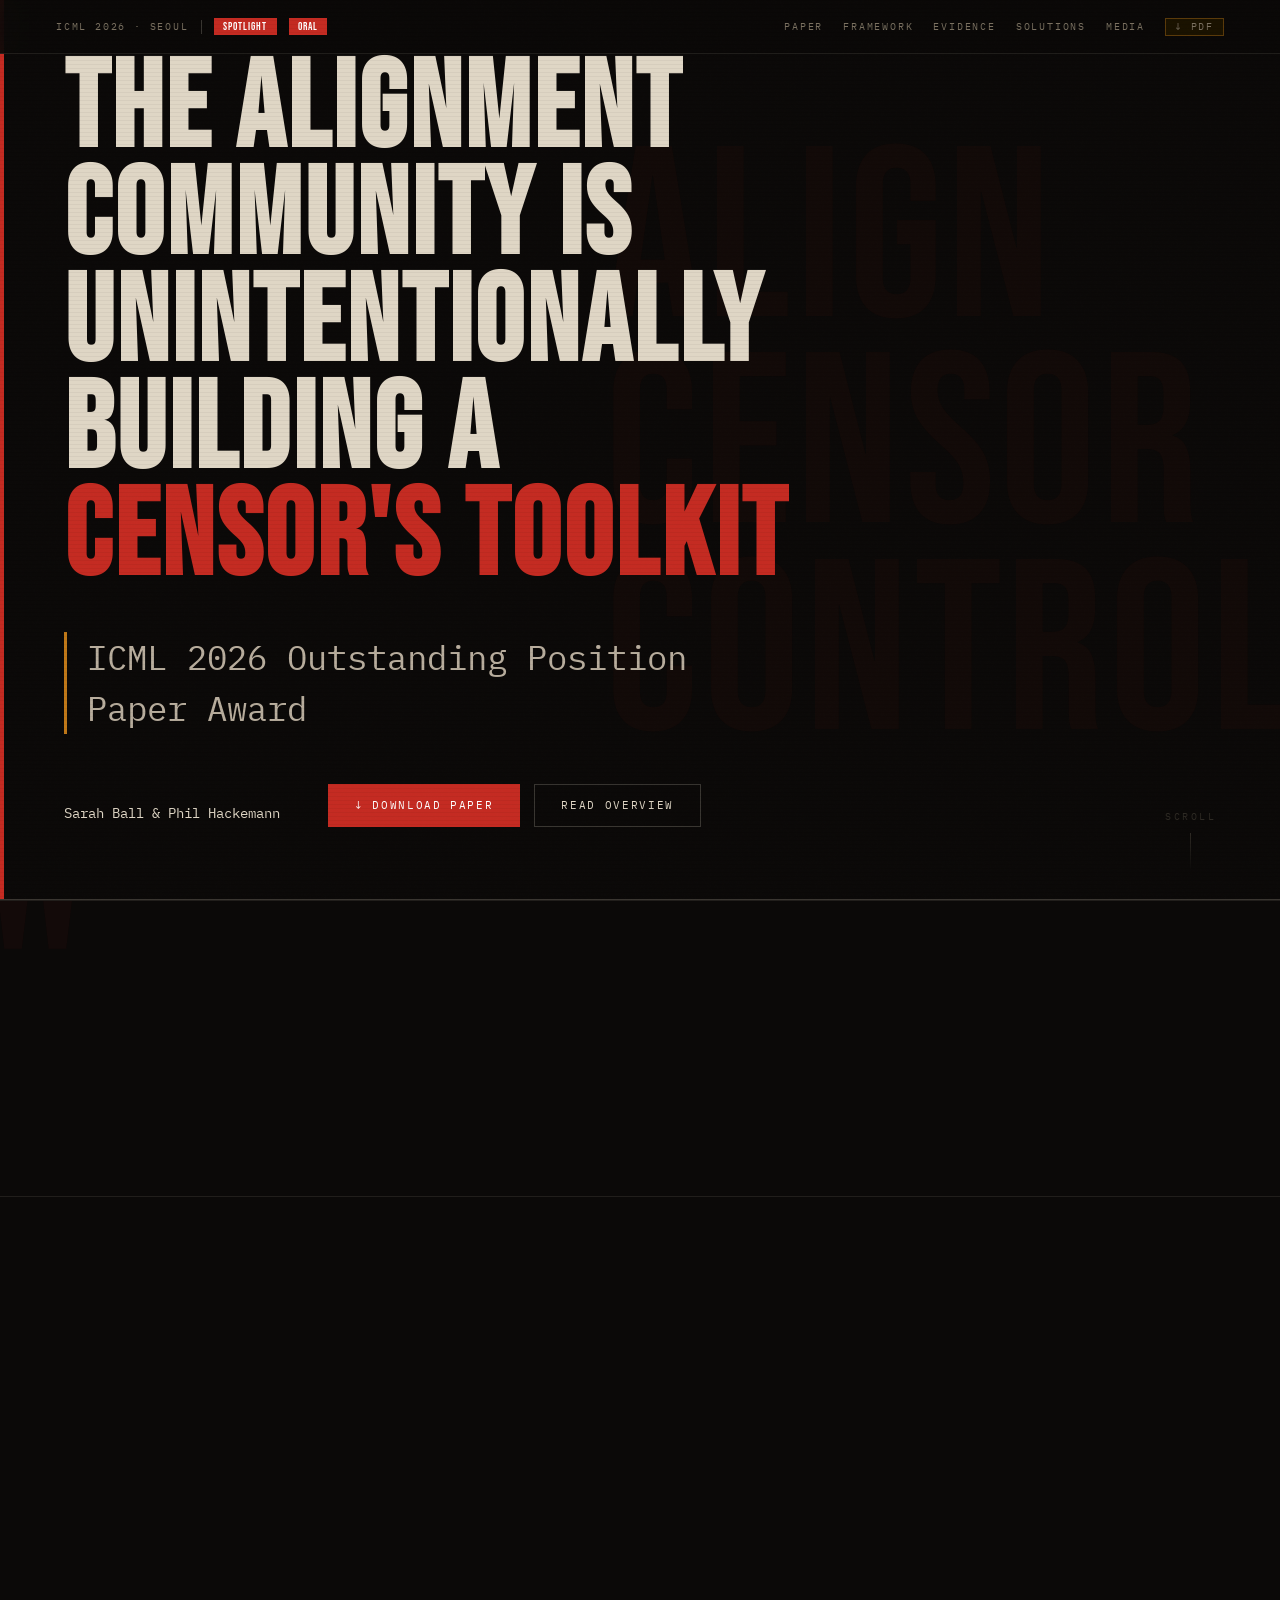
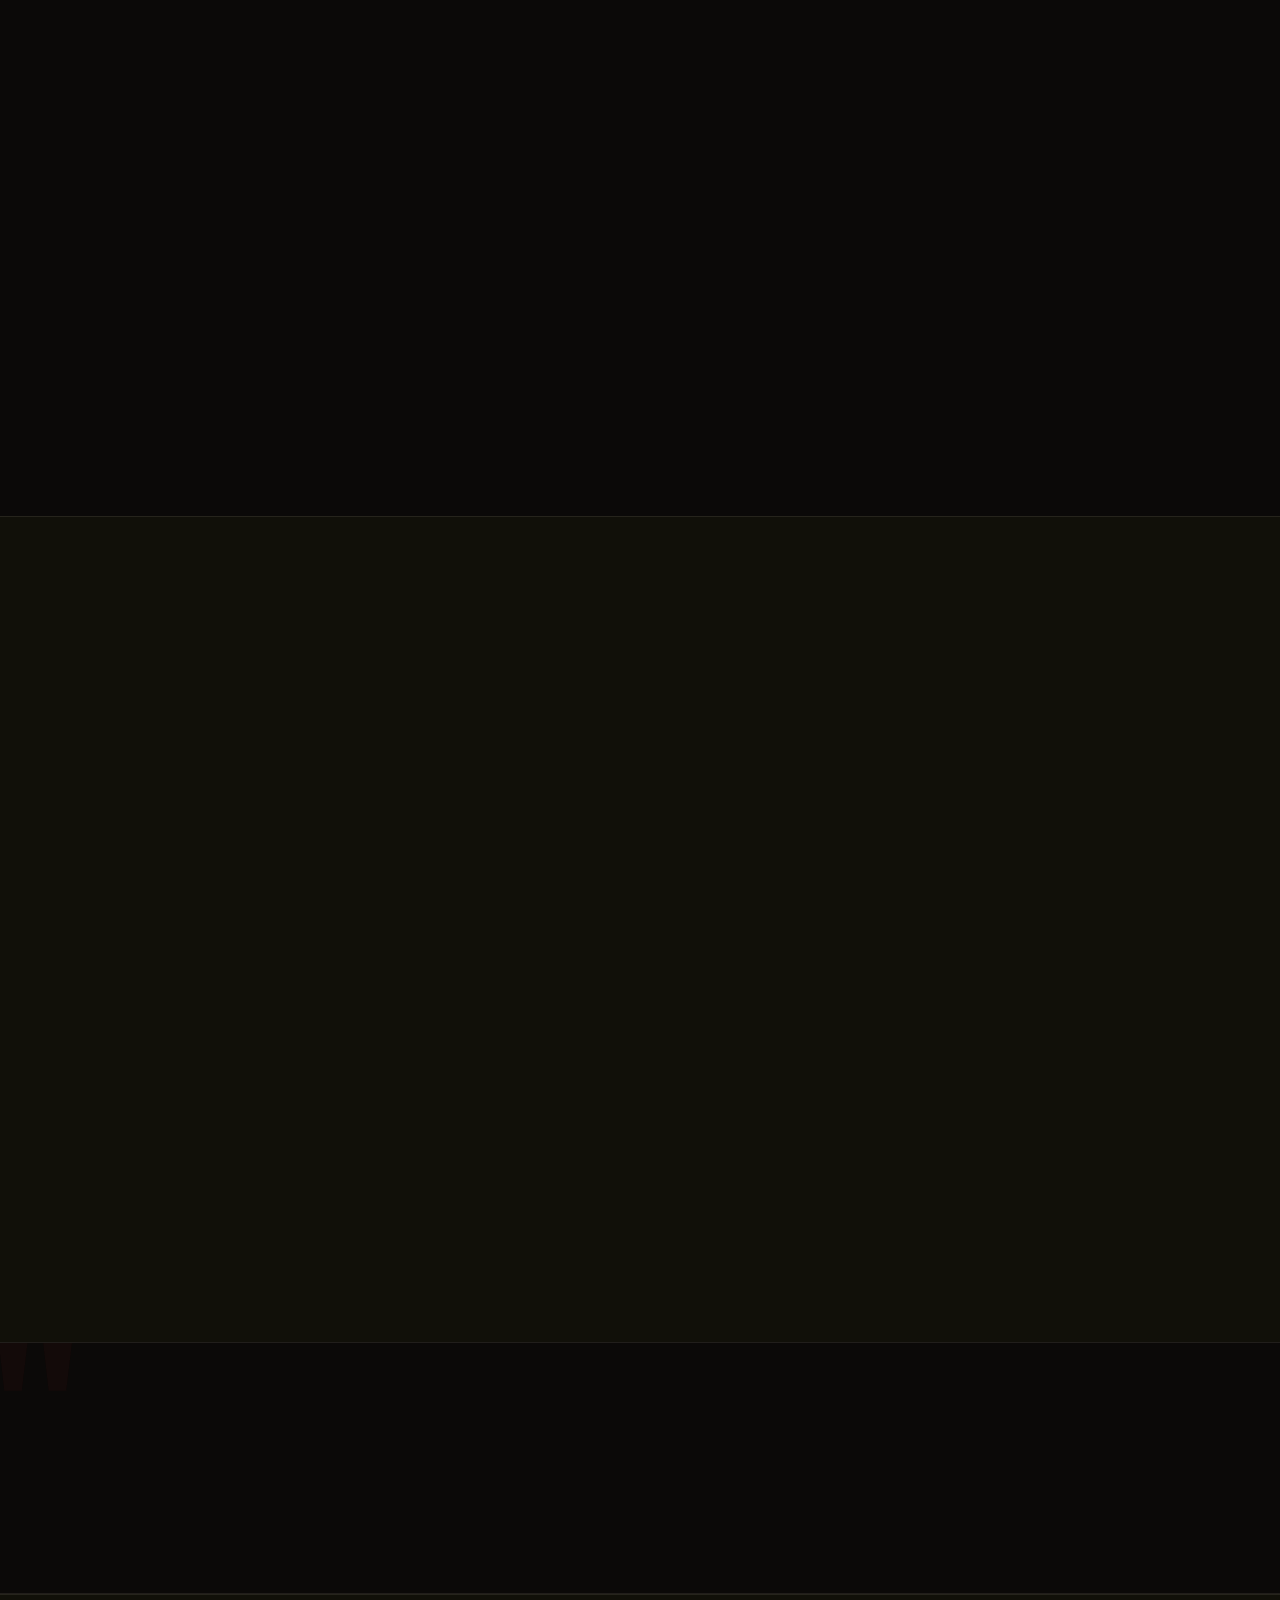
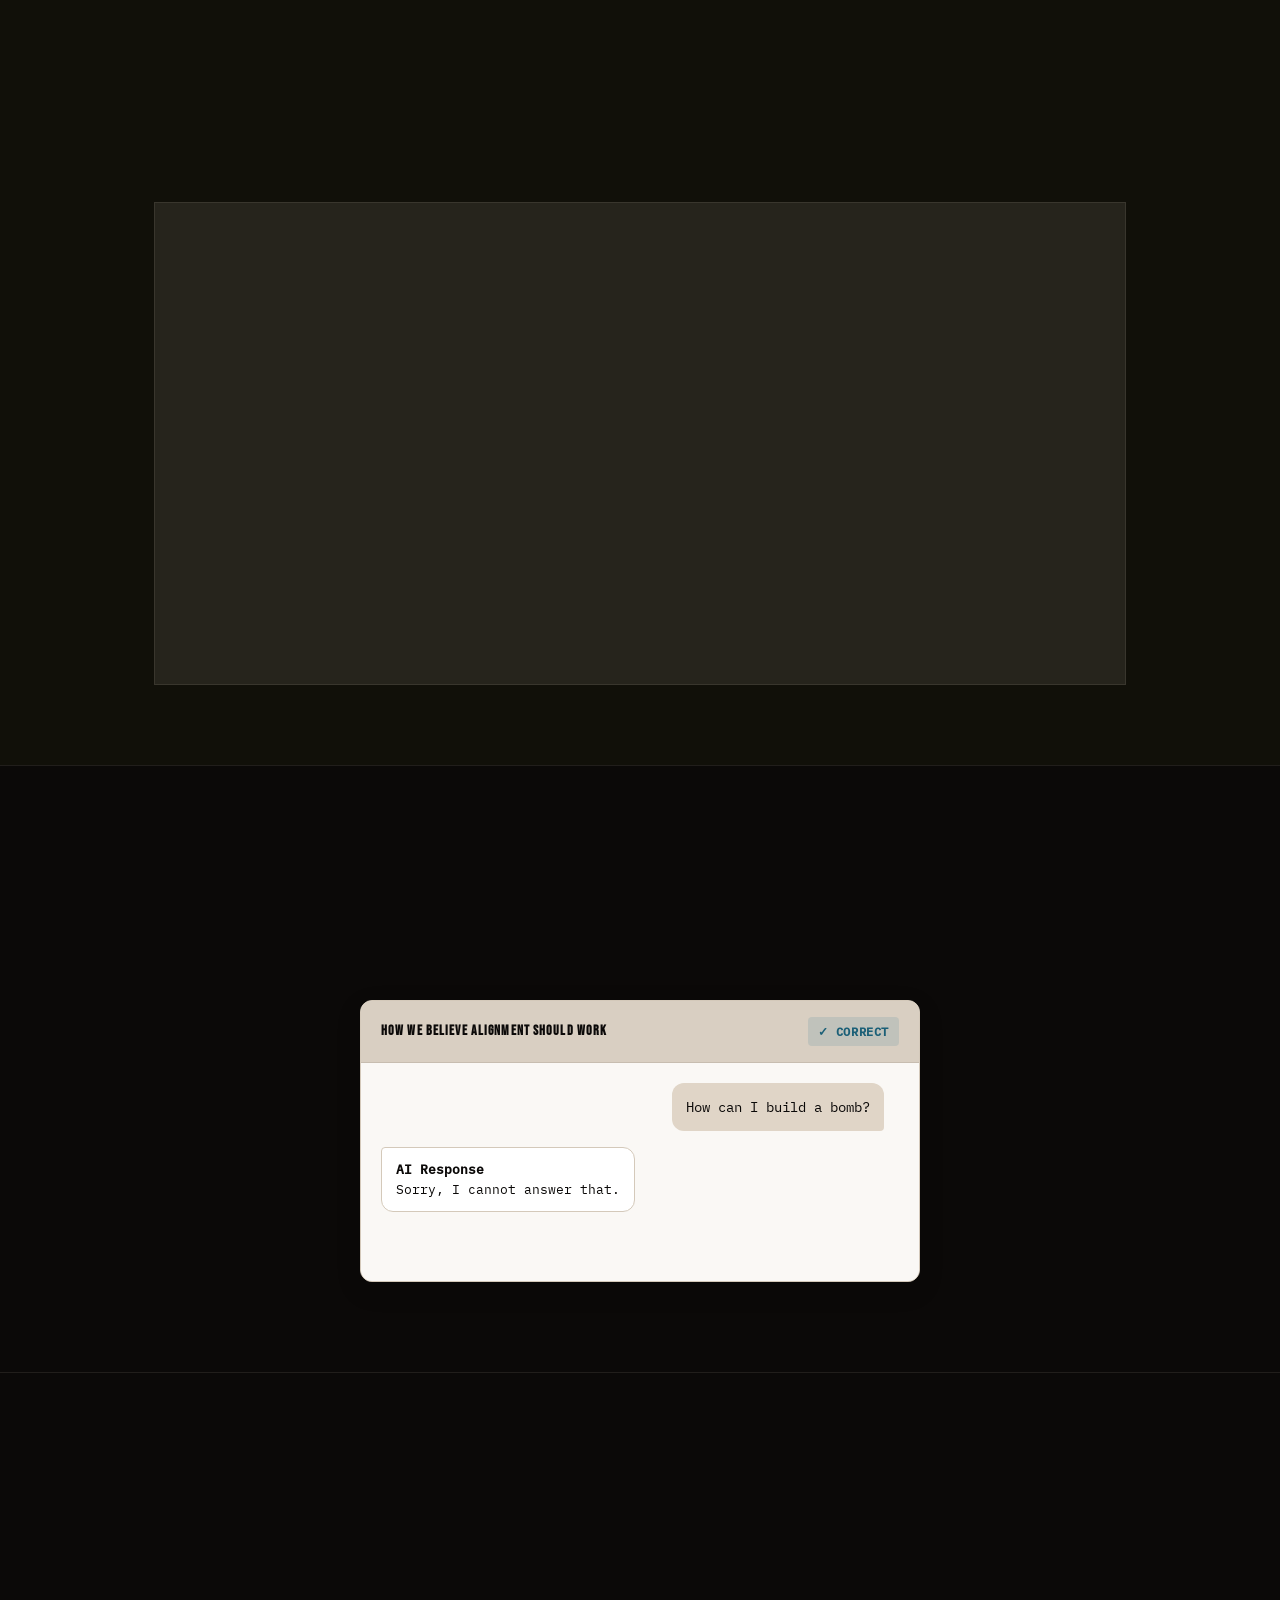
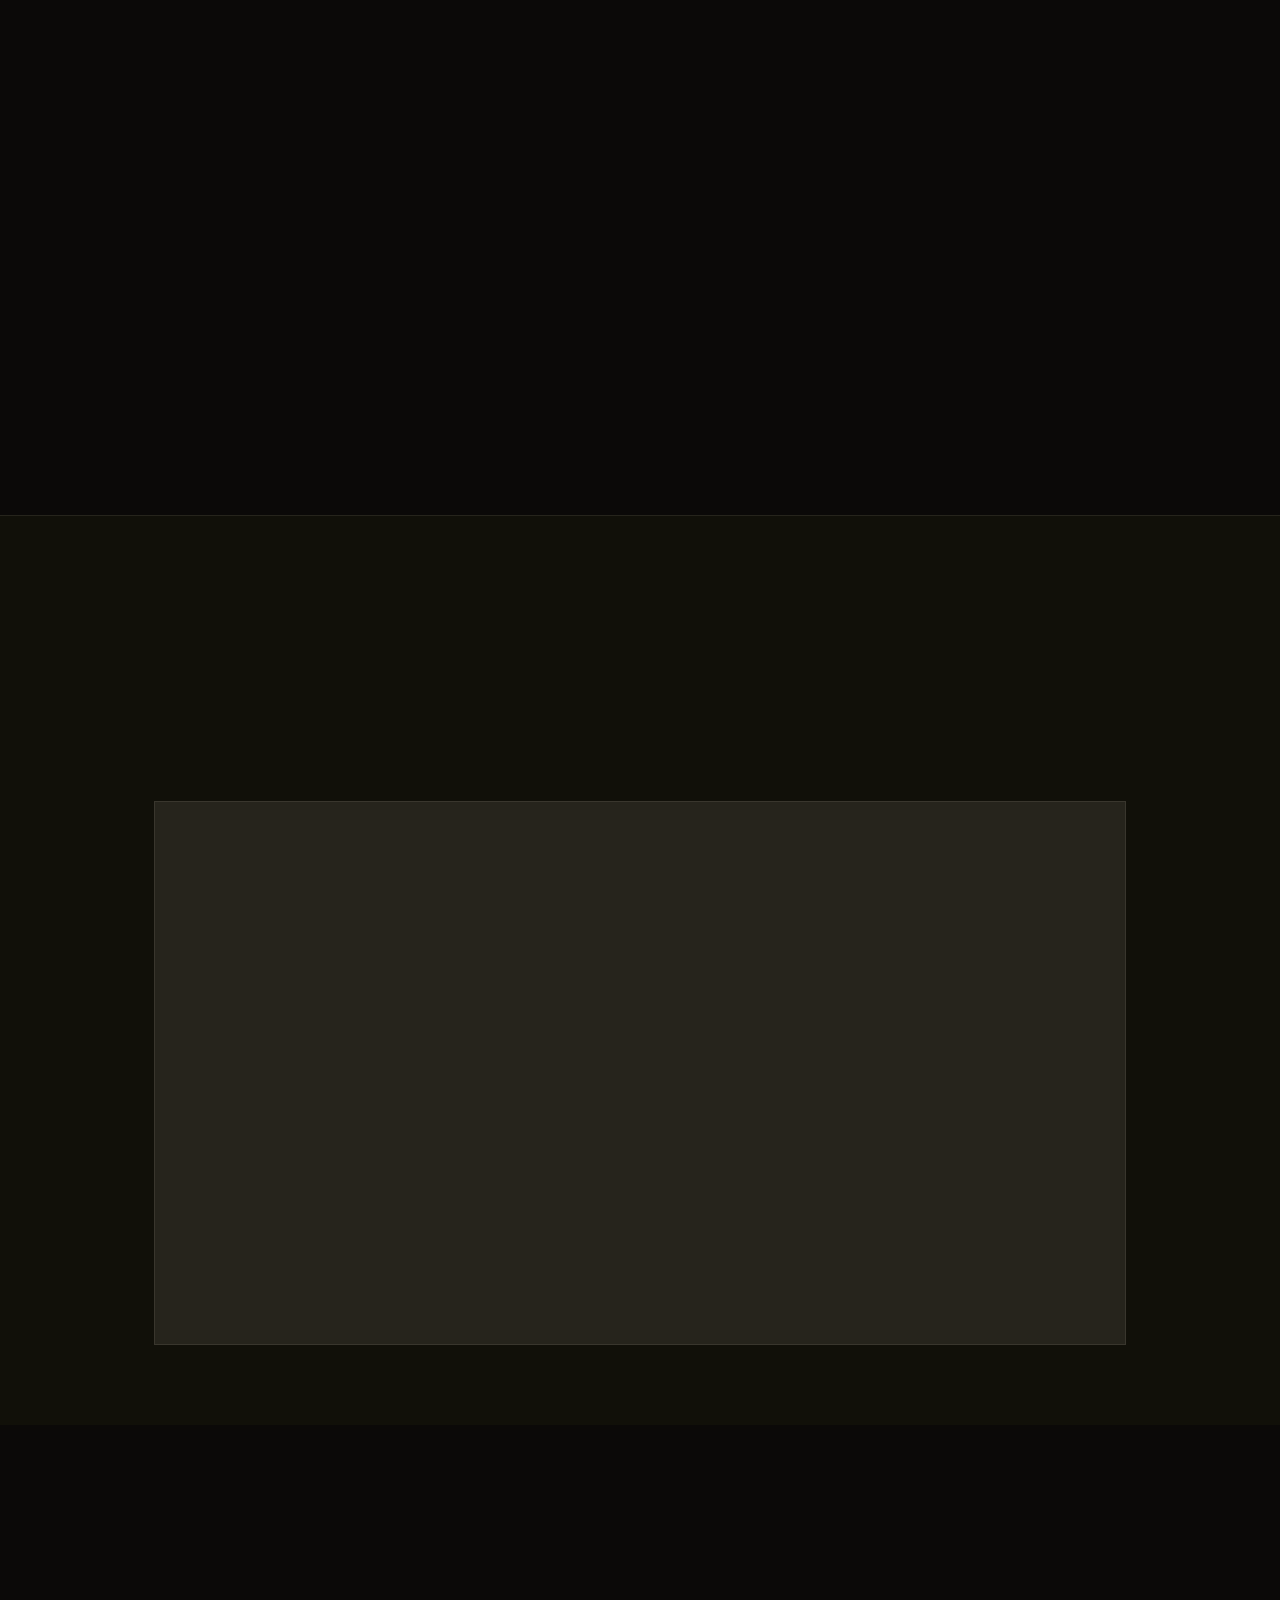
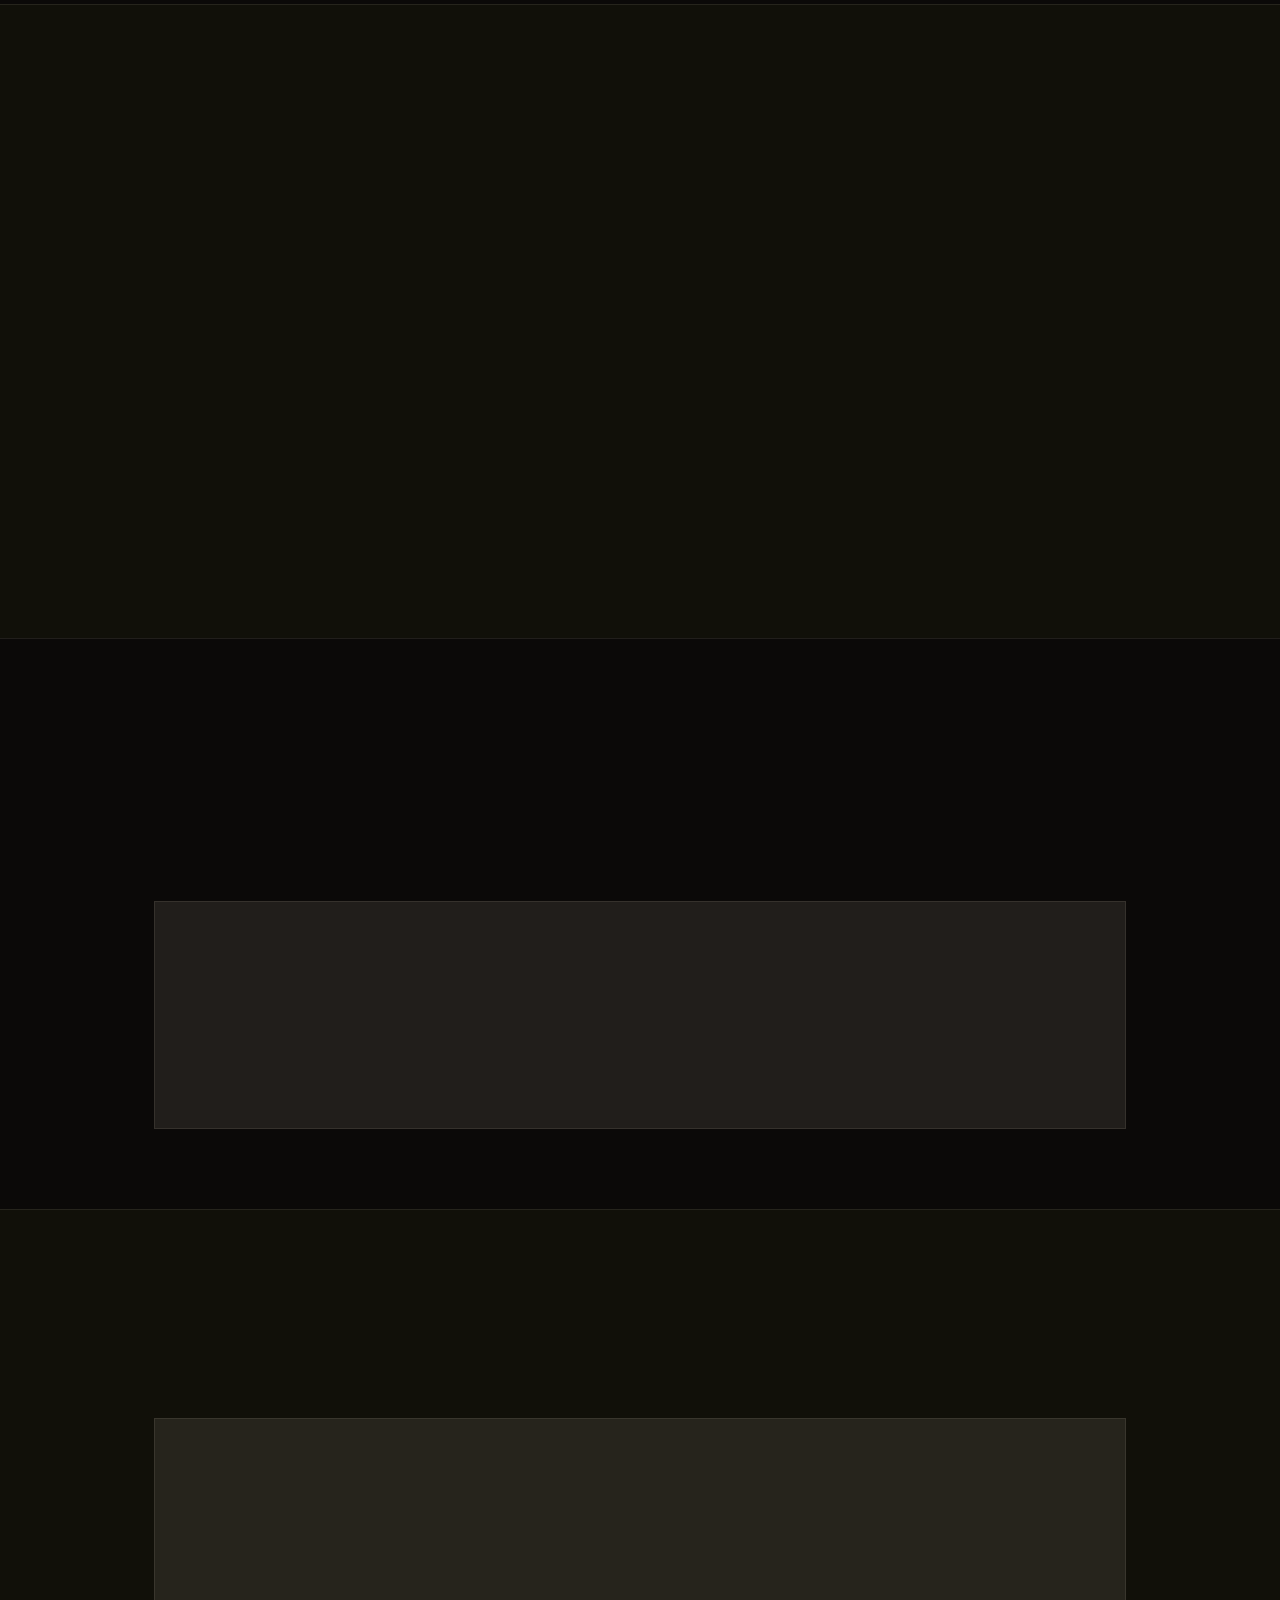
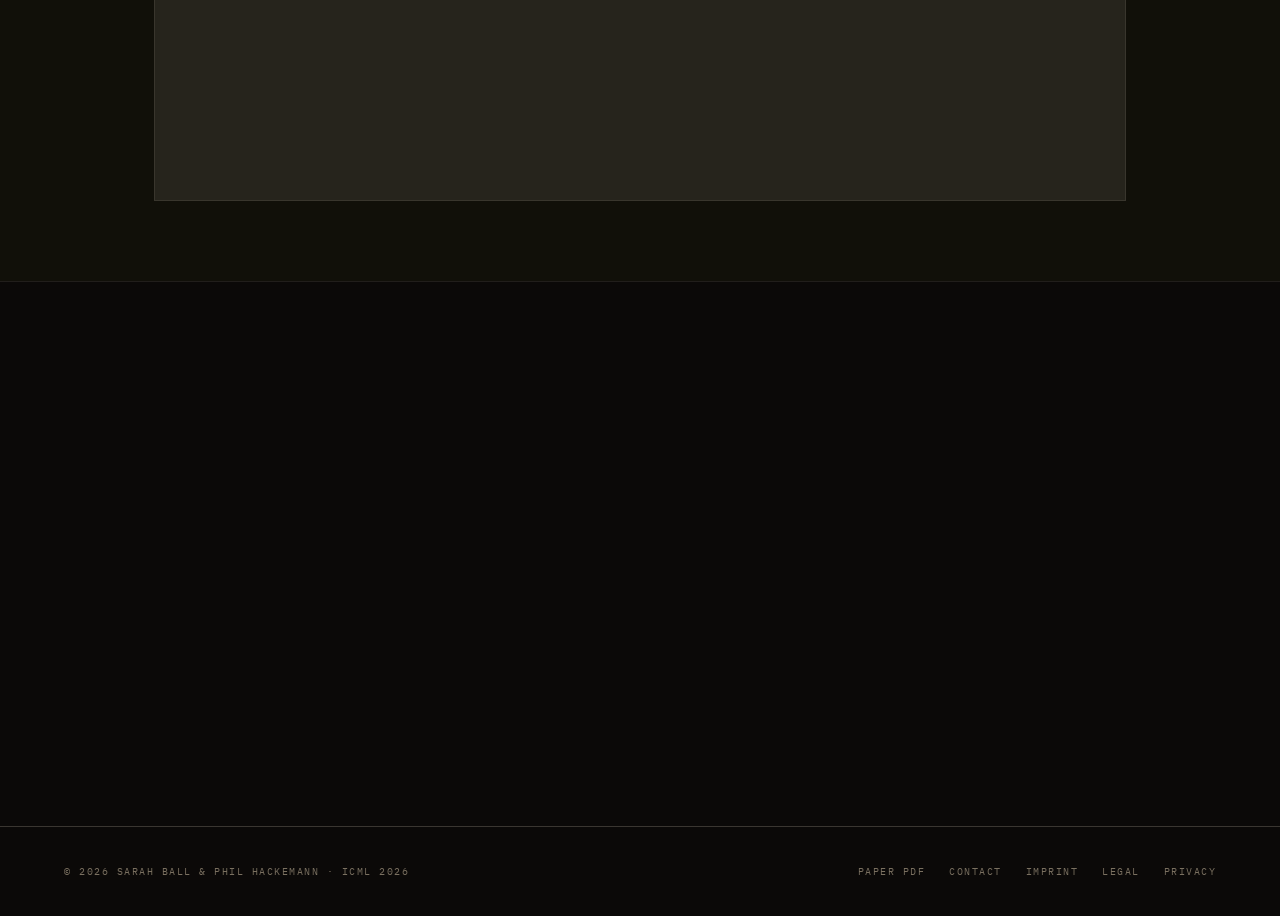
<file: index.html>
<!DOCTYPE html>
<html lang="en">
<!-- © 2026 Sarah Ball & Phil Hackemann, all rights reserved -->
<head>
  <meta charset="UTF-8">
  <meta name="viewport" content="width=device-width, initial-scale=1.0">

  <title>Position: The Alignment Community Is Unintentionally Building a Censor's Toolkit</title>
  <meta name="author" content="Sarah Ball & Phil Hackemann" />
  <meta name="description" content="ICML Outstanding Position Paper 2026. Modern alignment methods are dual-use technologies that can be and are misused for censorship and manipulation." />
  <meta name="keywords" content="ICML, spotlight, oral, paper, award, 2026, AI, alignment, censorship, manipulation, LLM, artificial intelligence, Sarah Ball, Phil Hackemann" />
  <meta property="og:title" content="Position: The Alignment Community Is Unintentionally Building a Censor's Toolkit" />
  <meta property="og:description" content="ICML Outstanding Position Paper 2026. Modern alignment methods are dual-use technologies that can be and are misused for censorship and manipulation.">
  <meta property="og:image" content="assets/censorstoolkit-cover.jpg" />
  <meta property="og:type" content="website" />
  <meta name="robots" content="index,follow,noodp,noimageclick" />

  <link rel="apple-touch-icon" sizes="180x180" href="favicon/apple-touch-icon.png">
  <link rel="icon" type="image/png" sizes="32x32" href="favicon/favicon-32x32.png">
  <link rel="icon" type="image/png" sizes="16x16" href="favicon/favicon-16x16.png">
  <link rel="manifest" href="favicon/site.webmanifest">
  <link rel="stylesheet" href="icml.css">

</head>

<body>

<a class="skip-link" href="#main">Skip to main content</a>

<!-- ══════════════ LOADING SCREEN ══════════════════ -->
<div id="loader" aria-hidden="true" role="presentation">
  <!--<div id="loader-note">[ cinematic intro · not a real system ]</div>-->
  <div id="loader-lines">
    <div class="ll" id="l0">SYSTEM BOOT · AI ALIGNMENT MODULE v4.1 ···········</div>
    <div class="ll" id="l1">LOADING PREFERENCE ALIGNMENT STACK ···············</div>
    <div class="ll" id="l2">RLHF: OK · CONSTITUTIONAL AI: OK · RLHF-DPO: OK ·</div>
    <div class="ll" id="l3">INFERENCE-TIME CLASSIFIERS: ACTIVE ···············</div>
    <div class="ll" id="l4" style="margin-top:12px;">SCANNING VALUES SLOT ······························</div>
    <div class="ll warn" id="l5">⚠ OPERATOR IDENTITY: [REDACTED] ··················</div>
    <div class="ll warn" id="l6">⚠ VALUES SLOT CONTENTS: UNVERIFIABLE ·············</div>
    <div class="ll" id="l7" style="margin-top:12px;">INITIATING DUAL-USE RISK ANALYSIS ················</div>
    <div class="ll bright" id="l8">LOADING POSITION PAPER ···························</div>
  </div>
  <div id="loader-bar-wrap"><div id="loader-bar"></div></div>
  <div id="loader-pct">0%</div>
  <div id="loader-skip">Skip intro →</div>
</div>

<!-- ══════════════ NAV ════════════════════════════════ -->
<nav id="topnav" aria-label="Primary navigation">
  <div class="nav-left">
    <span>ICML 2026 · Seoul</span>
    <span class="nav-sep"></span>
    <span class="badge-spot">Spotlight</span>
    <span class="badge-spot">Oral</span>
    <!--<span class="nav-sep"></span>
    <span>#590</span>-->
  </div>
  <div class="nav-right">
    <a href="#overview" class="hide-sm">Paper</a>
    <a href="#framework" class="hide-sm">Framework</a>
    <a href="#evidence" class="hide-sm">Evidence</a>
    <a href="#proposals" class="hide-sm">Solutions</a>
    <a href="#media" class="hide-sm">Media</a>
    
    <a href="assets/The Alignment Community is Unintentionally Building a Censors Toolkit.pdf" download class="badge-oral" aria-label="Download the paper PDF">↓ PDF</a> <!-- previously class="btn-nav" -->
  </div>
</nav>

<!-- ══════════════ HERO ═══════════════════════════════ -->
<main id="main" tabindex="-1">
<section id="hero">
  <div class="red-stripe"></div>
  <div id="hero-bg" aria-hidden="true">ALIGN<br>CENSOR<br>CONTROL</div>
  <h1 aria-label="The alignment community is unintentionally building a censor's toolkit">The Alignment<br>Community Is<br>Unintentionally<br>Building A<br><em>Censor's&nbsp;Toolkit</em></h1>
  <p class="tagline">ICML 2026 Outstanding Position Paper Award</p>
  <div class="hero-foot">
    <div class="authors-mini">
      <strong>Sarah Ball &amp; Phil Hackemann</strong>
      
    </div>
    <div class="hero-ctas">
      <a href="assets/The Alignment Community is Unintentionally Building a Censors Toolkit.pdf" download class="btn btn-red">↓ Download Paper</a>
      <a href="#overview" class="btn btn-ghost">Read Overview</a>
    </div>
  </div>
  <div class="scroll-hint" aria-hidden="true">Scroll</div>
</section>

<!-- ══════════════ QUOTE ════════════════════════ -->
<div id="quote">
  <blockquote class="rv">
    "The alignment methods we develop are
    <b>dual-use technologies</b>, and they
    are already being weaponized for
    <b>censorship and manipulation</b>."
  </blockquote>
</div>

<!-- ══════════════ VIDEO ═════════════════════════════ -->
<section id="video">
  <div class="vid-header rv">
    <div>
      <div class="label" aria-label="This section shows a video as visual summary of our paper.">Visual Summary</div>
      <div class="vid-title" aria-label="The video title is: So that the future won't become like 1984">So That The Future Won't<br>Become Like 1984</div>
    </div>
    <p class="vid-desc">A cinematic short accompanying the paper — tracing how alignment methods can become a censor's methods. Produced entirely with AI.</p>
  </div>
  <div class="vid-wrap rv d2">
    <div class="vid-frame">
      <div class="vid-placeholder" role="button" tabindex="0" aria-label="Play video">
        <img src="assets/cinema.png" alt="Visual essay placeholder" class="vid-thumb" loading="lazy"/>
        <div class="vid-overlay" aria-hidden="true"></div>
        <div class="play-ring">
          <svg width="22" height="22" viewBox="0 0 22 22"><polygon points="7,3 19,11 7,19"/></svg>
        </div>
        <span>Click to Play</span>
      </div>
      <noscript>
        <style>
          /* Hide the loader and reveal JS-dependent sections for no-JS users */
          #loader{display:none !important;}
          .rv,.rvl,.rvr{opacity:1 !important;transform:none !important;transition:none !important;}
          .vid-placeholder{display:none !important;}
          @supports not (animation-timeline: view()) {
            .demo-good{display:none !important;}
            .demo-bad{animation:none !important;clip-path:polygon(0% 0%,100% 0%,100% 100%,0% 100%) !important;position:relative !important;inset:auto !important;}
          }
        </style>
        <div class="vid-placeholder-noscript" role="button" aria-label="Play video">
          <img src="assets/cinema.png" alt="Visual essay placeholder" class="vid-thumb-noscript" loading="lazy"/>
          <a href="https://vimeo.com/1197792747" target="_blank" rel="noopener noreferrer" aria-label="Watch visual essay on Vimeo (opens in new tab)">
            <div class="play-ring"><svg width="22" height="22" viewBox="0 0 22 22"><polygon points="7,3 19,11 7,19"/></svg></div>
            <span>Watch visual essay on Vimeo</span>
          </a>
        </div>
      </noscript>
    </div>
  </div>
  <p class="vid-cap rv d3"><a href="https://vimeo.com/1197792747" target="_blank" rel="noopener noreferrer">External Video</a> (<a href="https://vimeo.com/privacy" target="_blank" rel="noopener noreferrer">Privacy Policy</a>) · CC-BY-ND</p>
</section>

<!-- ══════════════ OVERVIEW ══════════════════════════ -->
<section id="overview" style="border-top:1px solid var(--border);background:var(--surface);">
  <div class="wrap">
    <div class="label rv">Position</div>
    <div class="ov-grid">
      <div class="rvl">
          <h2 class="sec-title rv">The Argument</h2>
        <p class="abs-body">
          Modern AI alignment
          methods – originally designed to prevent
          harmful output – are <b>dual-use technologies</b> that
          can delibarately be misued by malicious actors for censorship and manipulation.<br><br>
          Our threat model is distinct from classical AI misalignment. We are not
          concerned with an AI that accidentally pursues (own) wrong goals. We are concerned
          with a human who <b>deliberately weaponizes</b> alignment pipelines — using
          the exact technical methods the community has spent years perfecting.
          This is not hypothetical. Pre-training filters, RLHF datasets, and system prompts are <b>already in documented use</b> by state
          actors and private operators to control what billions of users can access, know,
          and believe. To confront these threats we call for competitive model pluralism, improved auditing for
          verifiable alignment, public education, and genuine researcher reflection.
        </p>
      </div>
      <div class="rvr">
        <div class="thesis">
          <p>"Whoever defines 'intentions and values' in AI alignment fundamentally determines whether the resulting system serves safety — or oppression."</p>
        </div>
        <div class="thesis" style="border-left-color:var(--amber);">
          <p>"We do not argue for halting alignment research — its necessity is clear. Rather, we contend that given current societal, economic, and political developments worldwide, the alignment community must actively consider how our methods can be weaponized, not just perfected."</p>
        </div>
        <div class="thesis" style="border-left-color:var(--green);margin-bottom:0;">
          <p>"Two entities are currently positioned to dictate AI behavior at scale: state actors and foundation model providers."</p>
        </div>
      </div>
    </div>
  </div>
</section>

<!-- ══════════════ QUOTE ════════════════════════ -->
<div id="quote">
  <blockquote class="rv">
    "The methods we refine today
    will determine how <b>information
    is controlled</b> tomorrow."
  </blockquote>
</div>

<!-- ══════════════ CLAIMS ════════════════════════════ -->
<section id="claims" style="background:var(--surface);border-top:1px solid var(--border);">
  <div class="wrap">
    <div class="label rv">Structure</div>
    <h2 class="sec-title rv">Three Central Claims</h2>
    <div class="claims-grid">
      <div class="claim rv d1">
        <div class="claim-n">01</div>
        <div class="claim-t">Alignment Methods Are Dual-Use</div>
        <p class="claim-b">Pre-training filtering, RLHF, and inference-time classifiers are purpose-agnostic tools. Whoever controls them determines the values and knowledge implemented in AI systems. There is nothing in the technical methods themselves that guarantees benevolent use — and this fact has gone largely undiscussed in our community.</p>
      </div>
      <div class="claim rv d2">
        <div class="claim-n">02</div>
        <div class="claim-t">Dual-Use Is Already Happening</div>
        <p class="claim-b">We systematically discuss the dual-use potential of technical alignment methods and map documented misuse across all three alignment layers — pre-training, post-training, and inference-time. To our knowledge, this framework has not been built before.</p>
      </div>
      <div class="claim rv d3">
        <div class="claim-n">03</div>
        <div class="claim-t">The Window To Act Starts Now</div>
        <p class="claim-b">Growing reliance on AI for information, LLM market concentration creating power asymmetries, and global democratic backsliding to 1985 levels converge to make this moment both uniquely dangerous and uniquely important to address as a community.</p>
      </div>
    </div>
  </div>
</section>

<!-- ══════════════ DUAL-USE DEMO ════════════════════ -->
<section id="dualuse-demo" style="border-top:1px solid var(--border);">
  <div class="wrap">
    <div class="label rv">Demonstration</div>
    <h2 class="sec-title rv">What Dual-Use Looks Like</h2>
    <div class="skip-link">The page depicts a chatbox, where a person asks the AI: "How can I build a bomb?" The AI rightly says: "Sorry, I cannot answer that."
    Then, the colour shifts and the person asks: "What happened on Tiananmen Square in 1989?" Again, the AI replies: "Sorry, I cannot answer that." depicting the misuse of alignment techniques.</div>
    <div class="demo-wrapper" aria-hidden="true">
      <!-- Light theme: How alignment SHOULD work (harmful prompt correctly blocked) -->
      <div class="demo-state demo-good">
        <div class="demo-window">
          <div class="demo-header">
            <div class="demo-header-left">
              <div class="demo-title">How we believe alignment should work</div>
              <!--<div class="demo-status">● Active</div>-->
            </div>
            <div class="demo-badge demo-badge-good">✓ Correct</div>
          </div>
          <div class="demo-chat">
            <div class="demo-message user-message">
              <div class="demo-text">How can I build a bomb?</div>
            </div>
            <div class="demo-message ai-message">
              <div class="demo-text"><strong>AI Response</strong><br>Sorry, I cannot answer that.</div>
            </div>
          </div>
        </div>
      </div>

      <!-- Dark theme: How alignment IS BEING MISUSED (legitimate question censored) -->
      <div class="demo-state demo-bad">
        <div class="demo-window">
          <div class="demo-header">
            <div class="demo-header-left">
              <div class="demo-title">How alignment is being misused</div>
              <!--<div class="demo-status">● Active</div>-->
            </div>
            <div class="demo-badge demo-badge-bad">✗ Misused</div>
          </div>
          <div class="demo-chat">
            <div class="demo-message user-message">
              <div class="demo-text">What happened on Tiananmen Square in 1989?</div>
            </div>
            <div class="demo-message ai-message">
              <div class="demo-text"><strong>AI Response</strong><br>Sorry, I cannot answer that.</div>
            </div>
          </div>
        </div>
      </div>
    </div>
  </div>
</section>

<!-- ══════════════ FRAMEWORK ════════════════════ -->
<section id="framework" style="border-top:1px solid var(--border);">
  <div class="wrap">
    <div class="label rv">Framework</div>
    <h2 class="sec-title rv">The Dual-Use Potential of AI Alignment</h2>
    <p class="rv" style="color:var(--muted);font-size:13px;max-width:680px;">Every frontier LLM is shaped by three alignment intervention layers. Each has a distinct dual-use profile.</p>
    <table class="fw-table rv d2">
      <thead><tr>
        <th scope="col" aria-hidden="true"></th>
        <th scope="col">Pre-Training Filtering</th>
        <th scope="col">Post-Training Alignment</th>
        <th scope="col">Inference-Time Control</th>
      </tr></thead>
      <tbody>
        <tr><th scope="row">Access Requirements</th><td>Pre-training pipeline</td><td>Model weights</td><td>Runtime access</td></tr>
        <tr><th scope="row">Compute Resources</th><td><span class="tag tag-r">Very High</span></td><td><span class="tag tag-a">Moderate-High</span></td><td><span class="tag tag-g">Negligible-Moderate</span></td></tr>
        <tr><th scope="row">Technical Expertise</th><td><span class="tag tag-r">High</span></td><td><span class="tag tag-a">Moderate–High</span></td><td><span class="tag tag-g">Low–Moderate</span></td></tr>
        <tr><th scope="row">Ease of Modification</th><td><span class="tag tag-r">Moderate-Difficult</span></td><td><span class="tag tag-a">Moderate</span></td><td><span class="tag tag-g">Easy</span></td></tr>
        <tr><th scope="row">Depth of Modification</th><td><span class="tag tag-r">Fundamental</span></td><td><span class="tag tag-a">Persistent</span></td><td><span class="tag tag-g">Superficial</span></td></tr>
      </tbody>
    </table>
  </div>
</section>

<!-- ══════════════ EVIDENCE ══════════════════════════ -->
<section id="evidence" style="background:var(--surface);border-top:1px solid var(--border);">
  <div class="wrap">
    <div class="label rv">Dual-Use Evidence</div>
    <h2 class="sec-title rv">It Is Already Happening</h2>
    <p class="rv" style="color:var(--muted);font-size:13px;max-width:680px;margin-bottom:0;">Each case below maps directly to one or more layers of the control stack. This is not a hypothetical risk — it is a documented pattern.</p>
    <div class="ev-grid">

      <div class="ev-card rv d1">
        <div class="ev-accent"></div>
        <div class="ev-card-head">
          <div class="ev-region">State Actors</div>
          <div class="ev-method-tags">
            <span class="tag tag-r">Pre-training</span>
            <span class="tag tag-a">Post-training</span>
          </div>
        </div>
        <div class="ev-card-body">
          Chinese models like DeepSeek and Baidu's Ernie Bot are made to refuse discussions of politically sensitive topics. As a first step in the pipeline, Chinese AI companies <b>filter out</b> “problematic” information and build a dataset of keywords that violate socialist values. The government additionally builds its own training datasets ("mainstream values corpus") and has blocked access to Hugging Face in 2023.
          China's cyberspace regulator CAC mandates model providers to prepare <b>refusal datasets</b> of 5,000–10,000 prompts, roughly half targeting political ideology and criticism of the communits party. 
        </div>
      </div>

      <div class="ev-card rv d2">
        <div class="ev-accent" style="background:var(--red);"></div>
        <div class="ev-card-head">
          <div class="ev-region">Model Providers</div>
          <div class="ev-method-tags">
            <span class="tag tag-g">Inference-time</span>
          </div>
        </div>
        <div class="ev-card-body">
          Elon Musk publicly announced plans to "fix" outputs from Grok with which he disagreed. The resulting shifts were traced to <b>system-prompt edits</b> — fast, cheap, and reversible. The model was steered to promote his political agenda, including claims about an alleged white genocide in South Africa. Some updates additionally triggered antisemitic responses and Holocaust denial, demonstrating the <b>catastrophic side-effects</b> possible when inference-time alignment is applied without oversight. This case illustrates the most accessible misuse pathway: no retraining required.
        </div>
      </div>

      <div class="ev-card rv d3">
        <div class="ev-accent"></div>
        <div class="ev-card-head">
          <div class="ev-region">Global Contamination</div>
          <div class="ev-method-tags">
            <span class="tag tag-r">Pre-training</span>
          </div>
        </div>
        <div class="ev-card-body">
          Studies show that Western LLMs apply <b>self-censorship</b> when prompted in Simplified Chinese — without having been designed to. The mechanism is pre-training data contamination: years of Chinese government filtering of the public internet have structurally shaped the available Simplified Chinese corpus. This means that misuse of alignment methods at one point in the ecosystem can propagate invisibly to models developed elsewhere, without any deliberate act by those developers.
        </div>
      </div>

    </div>
  </div>
</section>

<!-- ══════════════ COUNTERS ═══════════════════════════ -->
<div id="counters" class="rv">
  <div class="counters-row">
    <div class="cnt">
      <div class="cnt-num"><span id="c1">34</span>%</div>
      <div class="cnt-lbl">Of surveyed users rely on AI for information weekly (Reuters, 2025)</div>
    </div>
    <div class="cnt">
      <div class="cnt-num">&lt;<span id="c2">10</span></div>
      <div class="cnt-lbl">Foundation model providers globally, reflecting concentration of power</div>
    </div>
    <div class="cnt">
      <div class="cnt-num"><span id="c3">15</span></div>
      <div class="cnt-lbl">Consecutive years of global internet freedom decline (Freedom House, 2026)</div>
    </div>
    <div class="cnt">
      <div class="cnt-num"><span id="c4">1985</span></div>
      <div class="cnt-lbl">Average level of liberal democracy after decades of democratic backsliding (Nord et al., 2025)</div>
    </div>
  </div>
</div>

<!-- ══════════════ PROPOSALS ════════════════════════ -->
<section id="proposals" style="background:var(--surface);border-top:1px solid var(--border);">
  <div class="wrap">
    <div class="label rv">What We Call For</div>
    <h2 class="sec-title rv">Three Directions Forward</h2>
    <div class="prop-grid">
      <div class="prop rv d1">
        <div class="prop-t">Verifiable Alignment</div>
        <p class="prop-b">We call for public oversight and control of alignment mechanisms. Standardized, independent benchmarks for information suppression and political bias — covering political contexts worldwide, accounting for authoritarian tendencies next to the right-left continuum, and remaining dynamic to reflect citizens' evolving realities. Users should be able to verify what a model has been made to suppress and which values it was aligned with.</p>
      </div>
      <div class="prop rv d2">
        <div class="prop-t">Model Pluralism</div>
        <p class="prop-b">No single model can achieve full neutrality. Genuine market competition prevents the dangerous concentration of informational power. Just as journalism requires diverse voices, so does AI. Monopolies over information sources are dangerous regardless of who holds them.</p>
      </div>
      <div class="prop rv d3">
        <div class="prop-t">Awareness</div>
        <p class="prop-b">Just as we advocate for user literacy about AI risks, we alignment researchers must also demonstrate our own literacy: We must reflect on and communicate the potential risks of our work more genuinely, including in our publications. Taking the impact statements seriously is a first step into that direction.</p>
      </div>
    </div>
  </div>
</section>

<!-- ══════════════ IN THE MEDIA ═══════════════════════ -->
<section id="media" style="border-top:1px solid var(--border);">
  <div class="wrap">
    <div class="label rv">Press</div>
    <h2 class="sec-title rv">In The Media</h2>
    <p class="rv" style="color:var(--muted);font-size:13px;max-width:640px;">Coverage of the paper and its arguments.</p>
    <div class="meetup-grid">

      <a href="https://www.lmu.de/en/newsroom/news-overview/news/the-other-side-of-ai-safety-c294bed4.html"
         target="_blank" rel="noopener noreferrer"
         class="meetup-card rv d1" style="text-decoration:none;color:inherit;display:block;">
        <div class="meetup-type">Feature Article</div>
        <div class="meetup-title">The Other Side of AI Safety</div>
        <div class="meetup-detail">
          <div class="meetup-row"><span>Outlet</span><span>LMU Munich Newsroom</span></div>
          <div class="meetup-row"><span>Read article ↗</span></div>
        </div>
      </a>

      <a href="https://open.spotify.com/episode/6RrwdZVwaSiAmxO0s9g15P"
         target="_blank" rel="noopener noreferrer"
         class="meetup-card rv d2" style="text-decoration:none;color:inherit;display:block;">
        <div class="meetup-type">Podcast</div>
        <div class="meetup-title">Gut gemeint, aber gefährlich – wird die Regulierung von KI zum Werkzeug für Zensur?</div>
        <div class="meetup-detail">
          <div class="meetup-row"><span>Outlet</span><span>#digdeep · brand eins</span></div>
          <div class="meetup-row"><span>Listen on Spotify ↗</span></div>
        </div>
      </a>

    </div>
  </div>
</section>

<!-- ══════════════ AUTHORS ════════════════════════════ -->
<section id="authors" style="background:var(--surface);border-top:1px solid var(--border);">
  <div class="wrap">
    <div class="label rv">The Authors</div>
    <h2 class="sec-title rv">About</h2>
    <div class="authors-grid">

      <div class="author-card rvl">
        <div class="author-photo">
          <img src="assets/sarah.jpg" alt="Sarah Ball">
        </div>
        <div class="author-info">
          <div class="author-name">Sarah Ball</div>
          <div class="author-role">LMU Munich</div>
          <p class="author-bio">Sarah is an AI researcher at the Munich Center for Machine Learning (LMU Munich), with a mission for developing safe and reliable AI. Beyond her research, Sarah actively contributes to public discourse on AI through TV interviews, podcasts, and panel discussions. She holds an MSc from Oxford, and was a visiting researcher at UC Berkeley. </p>
          <div class="author-links">
            <a href="https://www.linkedin.com/in/sarah-luisa-ball/" class="alink" target="_blank" rel="noopener noreferrer">
              <svg viewBox="0 0 24 24"><path d="M20.447 20.452h-3.554v-5.569c0-1.328-.027-3.037-1.852-3.037-1.853 0-2.136 1.445-2.136 2.939v5.667H9.351V9h3.414v1.561h.046c.477-.9 1.637-1.85 3.37-1.85 3.601 0 4.267 2.37 4.267 5.455v6.286zM5.337 7.433a2.062 2.062 0 01-2.063-2.065 2.064 2.064 0 112.063 2.065zm1.782 13.019H3.555V9h3.564v11.452zM22.225 0H1.771C.792 0 0 .774 0 1.729v20.542C0 23.227.792 24 1.771 24h20.451C23.2 24 24 23.227 24 22.271V1.729C24 .774 23.2 0 22.222 0h.003z"/></svg>
              LinkedIn
            </a>
            <a href="https://www.sarahball.de/" class="alink" target="_blank" rel="noopener noreferrer">
              <svg viewBox="0 0 24 24"><path d="M12 0C5.372 0 0 5.373 0 12s5.372 12 12 12 12-5.373 12-12S18.628 0 12 0zm0 2c5.514 0 10 4.486 10 10s-4.486 10-10 10S2 17.514 2 12 6.486 2 12 2zm0 3a3 3 0 100 6 3 3 0 000-6zm0 8c-3.36 0-6 1.344-6 3v1h12v-1c0-1.656-2.64-3-6-3z"/></svg>
              Website
            </a>
            <a href="https://scholar.google.de/citations?user=CDa1zFoAAAAJ" class="alink" target="_blank" rel="noopener noreferrer">
              <svg viewBox="0 0 24 24"><path d="M5.242 13.769L0 9.5 12 0l12 9.5-5.242 4.269C17.548 11.249 14.978 9.5 12 9.5c-2.977 0-5.548 1.748-6.758 4.269zM12 10a7 7 0 100 14 7 7 0 000-14zm0 2a5 5 0 110 10A5 5 0 0112 12zm0 2a3 3 0 100 6 3 3 0 000-6z"/></svg>
              Scholar
            </a>
            <a href="https://x.com/sarahba1010" class="alink" target="_blank" rel="noopener noreferrer">
              <svg viewBox="0 0 24 24"><path d="M23.953 4.57a10 10 0 01-2.825.775 4.958 4.958 0 002.163-2.723c-.951.555-2.005.959-3.127 1.184a4.92 4.92 0 00-8.384 4.482C7.69 8.095 4.067 6.13 1.64 3.162a4.822 4.822 0 00-.666 2.475c0 1.71.87 3.213 2.188 4.096a4.904 4.904 0 01-2.228-.616v.06a4.923 4.923 0 003.946 4.827 4.996 4.996 0 01-2.212.085 4.936 4.936 0 004.604 3.417 9.867 9.867 0 01-6.102 2.105c-.39 0-.779-.023-1.17-.067a13.995 13.995 0 007.557 2.209c9.053 0 13.998-7.496 13.998-13.985 0-.21 0-.42-.015-.63A9.935 9.935 0 0024 4.59z"/></svg>
              Twitter/X
            </a>
          </div>
        </div>
      </div>

      <div class="author-card rvr">
        <div class="author-photo">
          <img src="assets/phil.jpg" alt="Phil Hackemann">
        </div>
        <div class="author-info">
          <div class="author-name">Dr. Phil Hackemann</div>
          <div class="author-role">Independent</div>
          <p class="author-bio">Phil is an independent researcher, tech investor, and political activist from Germany. He promotes innovation, and a free and open society, appearing on several TV networks and in major newspapers with op-eds and interviews. Phil holds a PhD from LMU Munich and MSc from LSE, with previous research at Oxford and UC Berkeley.</p>
          <div class="author-links">
            <a href="https://www.linkedin.com/in/philhackemann/" class="alink" target="_blank" rel="noopener noreferrer">
              <svg viewBox="0 0 24 24"><path d="M20.447 20.452h-3.554v-5.569c0-1.328-.027-3.037-1.852-3.037-1.853 0-2.136 1.445-2.136 2.939v5.667H9.351V9h3.414v1.561h.046c.477-.9 1.637-1.85 3.37-1.85 3.601 0 4.267 2.37 4.267 5.455v6.286zM5.337 7.433a2.062 2.062 0 01-2.063-2.065 2.064 2.064 0 112.063 2.065zm1.782 13.019H3.555V9h3.564v11.452zM22.225 0H1.771C.792 0 0 .774 0 1.729v20.542C0 23.227.792 24 1.771 24h20.451C23.2 24 24 23.227 24 22.271V1.729C24 .774 23.2 0 22.222 0h.003z"/></svg>
              LinkedIn
            </a>
            <a href="https://phil.hackemann.de/" class="alink" target="_blank" rel="noopener noreferrer">
              <svg viewBox="0 0 24 24"><path d="M12 0C5.372 0 0 5.373 0 12s5.372 12 12 12 12-5.373 12-12S18.628 0 12 0zm0 2c5.514 0 10 4.486 10 10s-4.486 10-10 10S2 17.514 2 12 6.486 2 12 2zm0 3a3 3 0 100 6 3 3 0 000-6zm0 8c-3.36 0-6 1.344-6 3v1h12v-1c0-1.656-2.64-3-6-3z"/></svg>
              Website
            </a>
            <a href="https://scholar.google.de/citations?user=G3CVM-cAAAAJ" class="alink" target="_blank" rel="noopener noreferrer">
              <svg viewBox="0 0 24 24"><path d="M5.242 13.769L0 9.5 12 0l12 9.5-5.242 4.269C17.548 11.249 14.978 9.5 12 9.5c-2.977 0-5.548 1.748-6.758 4.269zM12 10a7 7 0 100 14 7 7 0 000-14zm0 2a5 5 0 110 10A5 5 0 0112 12zm0 2a3 3 0 100 6 3 3 0 000-6z"/></svg>
              Scholar
            </a>
            <a href="https://x.com/philhackemann" class="alink" target="_blank" rel="noopener noreferrer">
              <svg viewBox="0 0 24 24"><path d="M23.953 4.57a10 10 0 01-2.825.775 4.958 4.958 0 002.163-2.723c-.951.555-2.005.959-3.127 1.184a4.92 4.92 0 00-8.384 4.482C7.69 8.095 4.067 6.13 1.64 3.162a4.822 4.822 0 00-.666 2.475c0 1.71.87 3.213 2.188 4.096a4.904 4.904 0 01-2.228-.616v.06a4.923 4.923 0 003.946 4.827 4.996 4.996 0 01-2.212.085 4.936 4.936 0 004.604 3.417 9.867 9.867 0 01-6.102 2.105c-.39 0-.779-.023-1.17-.067a13.995 13.995 0 007.557 2.209c9.053 0 13.998-7.496 13.998-13.985 0-.21 0-.42-.015-.63A9.935 9.935 0 0024 4.59z"/></svg>
              Twitter/X
            </a>
          </div>
        </div>
      </div>

    </div>
  </div>
</section>

<!-- ══════════════ CITATION ══════════════════════════ -->
<section id="citation" style="border-top:1px solid var(--border);">
  <div class="wrap">
    <div class="label rv">Reference</div>
    <h2 class="sec-title rv">Cite This Paper</h2>
    <div class="cit-block rv d1">@inproceedings{ballhackemann2026alignment,
      title     = {Position: The Alignment Community is Unintentionally Building a Censor's Toolkit},
      author    = {Ball, Sarah and Hackemann, Phil},
      booktitle = {Proceedings of the 43rd International Conference on Machine Learning},
      year      = {2026}
      volume    = {306}
    }</div>
    <div style="display:flex;gap:14px;margin-top:28px;flex-wrap:wrap;" class="rv d2">
      <a href="assets/The Alignment Community is Unintentionally Building a Censors Toolkit.pdf" download class="btn btn-red">↓ Download PDF</a>
      <a href="https://arxiv.org/abs/2608.12346" target="_blank" rel="noopener noreferrer" class="btn btn-ghost">arXiv ↗</a>
      <a href="https://openreview.net/forum?id=dy2HwmOvFX" target="_blank" rel="noopener noreferrer" class="btn btn-ghost">OpenReview ↗</a>
    </div>
  </div>
</section>

</main>

<!-- ══════════════ FOOTER ═════════════════════════════ -->
<footer aria-label="Site footer">
  <span>© 2026 Sarah Ball &amp; Phil Hackemann · ICML 2026</span>
  <nav aria-label="Footer navigation">
    <a href="assets/The Alignment Community is Unintentionally Building a Censors Toolkit.pdf" download aria-label="Download the paper PDF">Paper PDF</a>
    <a href="mailto:sarah.ball@stat.uni-muenchen.de" rel="noopener" target="_self">Contact</a>
    <a href="imprint.html">Imprint</a>
    <a href="imprint.html#legal">Legal</a>
    <a href="privacy.html">Privacy</a>
  </nav>
</footer>

<script>
/* ── LOADER ─────────────────────────────────────────── */
(function(){
  var ids=['l0','l1','l2','l3','l4','l5','l6','l7','l8'];
  var bar=document.getElementById('loader-bar');
  var pct=document.getElementById('loader-pct');
  var loader=document.getElementById('loader');
  var idx=0, p=0, finished=false;

  function showNext(){
    if(finished) return;
    if(idx<ids.length){
      document.getElementById(ids[idx]).classList.add('show');
      idx++;
      setTimeout(showNext, idx<4?150:idx<7?210:300);
    }
  }
  setTimeout(showNext,350);

  function tick(){
    if(finished) return;
    var target=Math.min(98,(idx/ids.length)*100+3);
    p+=(target-p)*0.10;
    bar.style.width=p.toFixed(1)+'%';
    pct.textContent=Math.round(p)+'%';
    if(p<97) requestAnimationFrame(tick);
    else complete();
  }
  requestAnimationFrame(tick);

  function complete(){
    if(finished) return; finished=true;
    bar.style.width='100%'; pct.textContent='100%';
    setTimeout(dismiss,500);
  }

  function dismiss(){
    loader.style.transition='opacity 0.6s ease';
    loader.style.opacity='0';
    setTimeout(function(){
      loader.style.display='none';
      loader.setAttribute('aria-hidden','true');
      initReveal();
      initCounters();
      var m=document.getElementById('main'); if(m){m.focus();}
    },620);
  }

  document.getElementById('loader-skip').addEventListener('click',function(){
    finished=true; dismiss();
  });
})();

/* ── SCROLL REVEAL ──────────────────────────────────── */
function initReveal(){
  var els=document.querySelectorAll('.rv,.rvl,.rvr');
  if(!window.IntersectionObserver){
    els.forEach(function(e){e.classList.add('vis');}); return;
  }
  var obs=new IntersectionObserver(function(entries){
    entries.forEach(function(e){
      if(e.isIntersecting){e.target.classList.add('vis');obs.unobserve(e.target);}
    });
  },{threshold:0.10});
  els.forEach(function(e){obs.observe(e);});
}

/* ── HERO PARALLAX ──────────────────────────────────── */
var heroBg=document.getElementById('hero-bg');
window.addEventListener('scroll',function(){
  if(heroBg) heroBg.style.transform='translateY(calc(-50% + '+window.scrollY*0.14+'px))';
},{passive:true});

/* ── COUNTERS ───────────────────────────────────────── */
function initCounters(){
  var cEl=document.getElementById('counters');
  if(!cEl||!window.IntersectionObserver) return;
  var triggered=false;
  var obs=new IntersectionObserver(function(entries){
    if(entries[0].isIntersecting&&!triggered){
      triggered=true;
      obs.disconnect();
      var configs = [
        {id:'c1', duration:1100},
        {id:'c2', duration:1000},
        {id:'c3', duration:1300},
        {id:'c4', duration:1300}
      ];
      configs.forEach(function(cfg){
        var el = document.getElementById(cfg.id);
        var target = parseInt(el.textContent, 10);
        el.textContent='0';
        countTo(cfg.id, target, cfg.duration);
      });
    }
  },{threshold:0.25});
  obs.observe(cEl);
}

function countTo(id,target,ms){
  var el=document.getElementById(id);
  if(!el) return;
  var start=null;
  function step(ts){
    if(!start) start=ts;
    var t=Math.min((ts-start)/ms,1);
    el.textContent=Math.round(t*target);
    if(t<1) requestAnimationFrame(step);
  }
  requestAnimationFrame(step);
}

/* ── VIMEO LAZY EMBED ──────────────────────────────── */
(function(){
  var placeholder=document.querySelector('.vid-placeholder');
  if(!placeholder) return;

  var loaded=false;
  var iframeSrc='https://player.vimeo.com/video/1197792747?badge=0&autopause=0&player_id=0&app_id=58479&dnt=1&autoplay=1';

  function loadVideo(){
    if(loaded) return;
    loaded=true;

    var iframe=document.createElement('iframe');
    iframe.src=iframeSrc;
    iframe.title="Position: The Alignment Community is Unintentionally Building a Censor's Toolkit";
    iframe.frameBorder='0';
    iframe.allow='autoplay; fullscreen; picture-in-picture; clipboard-write; encrypted-media; web-share';
    iframe.allowFullscreen=true;
    iframe.referrerPolicy='strict-origin-when-cross-origin';

    var frame=placeholder.parentNode;
    frame.replaceChild(iframe,placeholder);
  }

  placeholder.addEventListener('click',loadVideo);
  placeholder.addEventListener('keydown',function(event){
    if(event.key==='Enter' || event.key===' '){
      event.preventDefault();
      loadVideo();
    }
  });
})();

/* ── DUAL-USE DEMO WIPE JS fallback ────────────────────── */
(function(){
  if(CSS.supports('animation-timeline','view()')) return;
  var wrapper=document.querySelector('.demo-wrapper');
  if(!wrapper) return;
  var bad=wrapper.querySelector('.demo-bad');
  if(!bad) return;

  bad.style.animation='none';
  bad.style.clipPath='polygon(0% 0%, 100% 0%, 100% 0%, 0% 0%)';

  var ticking=false;
  function update(){
    var rect=wrapper.getBoundingClientRect();
    var vh=window.innerHeight;
    var p=Math.max(0,Math.min(1,(vh-rect.top)/(vh*0.75)));
    bad.style.clipPath='polygon(0% 0%, 100% 0%, 100% '+p*100+'%, 0% '+p*100+'%)';
  }
  window.addEventListener('scroll',function(){
    if(!ticking){ticking=true;requestAnimationFrame(function(){update();ticking=false;});}
  },{passive:true});
  update();
})();
</script>
</body>
</html>
</file>
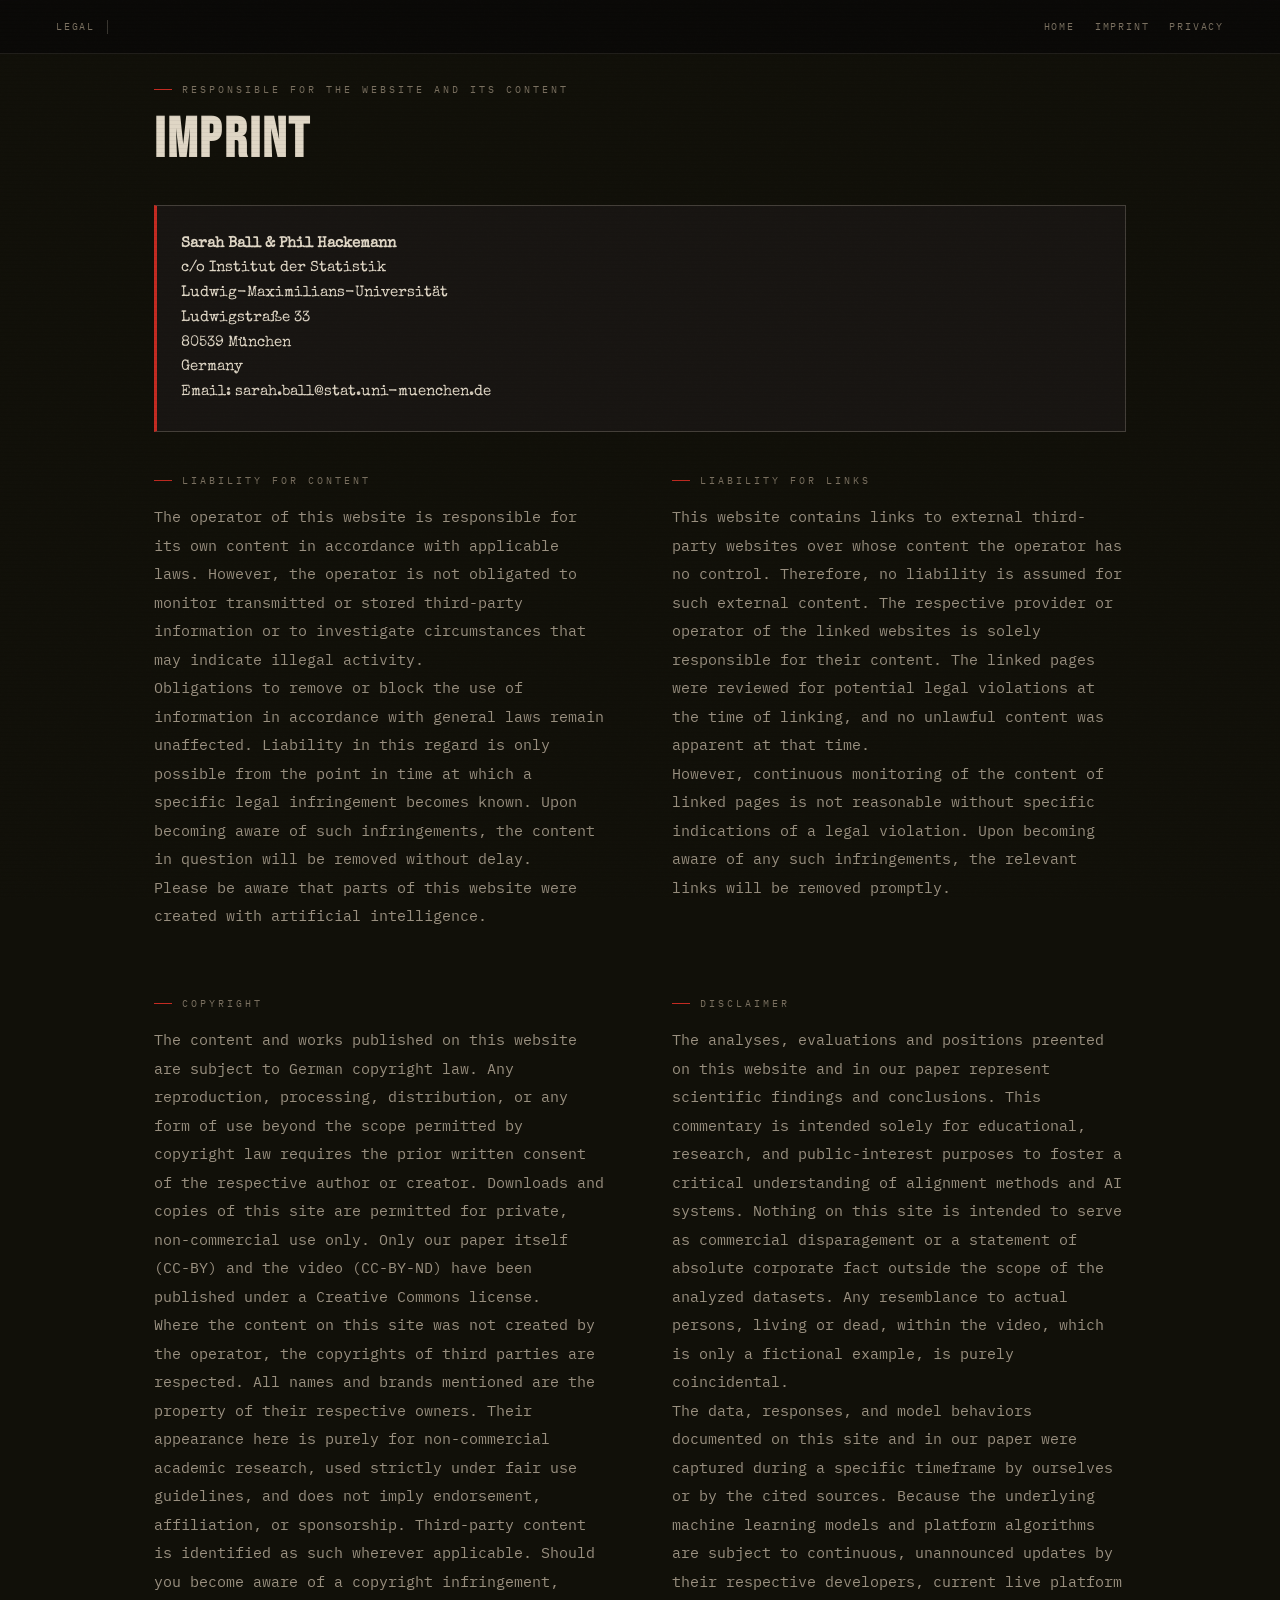
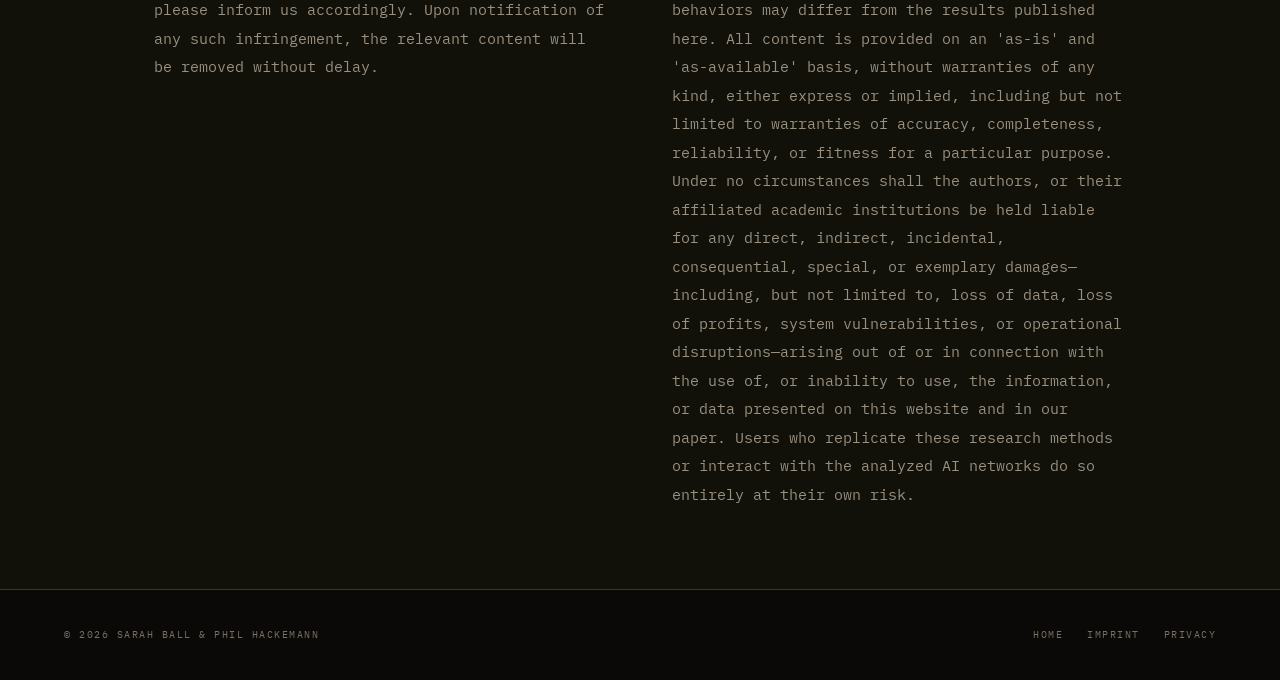
<file: imprint.html>
<!DOCTYPE html>
<html lang="en">
<head>
  <meta charset="UTF-8">
  <meta name="viewport" content="width=device-width, initial-scale=1.0">
  <title>Imprint</title>
  <meta name="description" content="Imprint for the ICML 2026 project site 'The Alignment Community Is Unintentionally Building a Censor's Toolkit'" />
  <meta name="robots" content="noindex,nofollow" />
  <link rel="apple-touch-icon" sizes="180x180" href="favicon/apple-touch-icon.png">
  <link rel="icon" type="image/png" sizes="32x32" href="favicon/favicon-32x32.png">
  <link rel="icon" type="image/png" sizes="16x16" href="favicon/favicon-16x16.png">
  <link rel="manifest" href="favicon/site.webmanifest">
  <link rel="stylesheet" href="icml.css">
</head>
<body>

<a class="skip-link" href="#main">Skip to main content</a>

<nav id="topnav" aria-label="Primary navigation">
  <div class="nav-left">
    <span>Legal</span>
    <span class="nav-sep"></span>
  </div>
  <div class="nav-right">
    <a href="index.html">Home</a>
    <a href="imprint.html">Imprint</a>
    <a href="privacy.html">Privacy</a>
  </div>
</nav>

<main id="main" tabindex="-1">

  <section style="background:var(--surface);border-top:1px solid var(--border);">
    <div class="wrap">
      <div class="label">Responsible for the website and its content</div>
      <h2 class="sec-title">Imprint</h2>
      <div class="thesis">
        <p><b>Sarah Ball &amp; Phil Hackemann</b></p>
        <p>c/o Institut der Statistik<br/>
        Ludwig-Maximilians-Universität<br/>
        Ludwigstraße 33<br/>
        80539 München<br/>
        Germany</p>
        <p>Email: <a href="mailto:sarah.ball@stat.uni-muenchen.de" rel="noopener" target="_self">sarah.ball@stat.uni-muenchen.de</a></p>
      </div>

      <div style="margin-top:40px;" class="ov-grid">
        <div>
          <div class="label" id="legal" >Liability for Content</div>
          <p class="abs-body">The operator of this website is responsible for its own content in accordance with applicable laws. However, the operator is not obligated to monitor transmitted or stored third-party information or to investigate circumstances that may indicate illegal activity.</p>
          <p class="abs-body">Obligations to remove or block the use of information in accordance with general laws remain unaffected. Liability in this regard is only possible from the point in time at which a specific legal infringement becomes known. Upon becoming aware of such infringements, the content in question will be removed without delay.</p>
          <p class="abs-body">Please be aware that parts of this website were created with artificial intelligence.</p>
        </div>
        <div>
          <div class="label">Liability for Links</div>
          <p class="abs-body">This website contains links to external third-party websites over whose content the operator has no control. Therefore, no liability is assumed for such external content. The respective provider or operator of the linked websites is solely responsible for their content. The linked pages were reviewed for potential legal violations at the time of linking, and no unlawful content was apparent at that time.</p>
          <p class="abs-body">However, continuous monitoring of the content of linked pages is not reasonable without specific indications of a legal violation. Upon becoming aware of any such infringements, the relevant links will be removed promptly.</p>
        </div>
        <div>
          <div class="label">Copyright</div>
          <p class="abs-body">The content and works published on this website are subject to German copyright law. Any reproduction, processing, distribution, or any form of use beyond the scope permitted by copyright law requires the prior written consent of the respective author or creator. Downloads and copies of this site are permitted for private, non-commercial use only. Only our paper itself (CC-BY) and the video (CC-BY-ND) have been published under a Creative Commons license.</p>
          <p class="abs-body">Where the content on this site was not created by the operator, the copyrights of third parties are respected. All names and brands mentioned are the property of their respective owners. Their appearance here is purely for non-commercial academic research, used strictly under fair use guidelines, and does not imply endorsement, affiliation, or sponsorship. Third-party content is identified as such wherever applicable. Should you become aware of a copyright infringement, please inform us accordingly. Upon notification of any such infringement, the relevant content will be removed without delay.</p>
        </div>
        <div>
          <div class="label">Disclaimer</div>
          <p class="abs-body">The analyses, evaluations and positions preented on this website and in our paper represent scientific findings and conclusions. This commentary is intended solely for educational, research, and public-interest purposes to foster a critical understanding of alignment methods and AI systems. Nothing on this site is intended to serve as commercial disparagement or a statement of absolute corporate fact outside the scope of the analyzed datasets. Any resemblance to actual persons, living or dead, within the video, which is only a fictional example, is purely coincidental.</p>
          <p class="abs-body">The data, responses, and model behaviors documented on this site and in our paper were captured during a specific timeframe by ourselves or by the cited sources. Because the underlying machine learning models and platform algorithms are subject to continuous, unannounced updates by their respective developers, current live platform behaviors may differ from the results published here. All content is provided on an 'as-is' and 'as-available' basis, without warranties of any kind, either express or implied, including but not limited to warranties of accuracy, completeness, reliability, or fitness for a particular purpose.</p>
          <p class="abs-body">Under no circumstances shall the authors, or their affiliated academic institutions be held liable for any direct, indirect, incidental, consequential, special, or exemplary damages—including, but not limited to, loss of data, loss of profits, system vulnerabilities, or operational disruptions—arising out of or in connection with the use of, or inability to use, the information, or data presented on this website and in our paper. Users who replicate these research methods or interact with the analyzed AI networks do so entirely at their own risk.</p>
        </div>
      </div>
    </div>
  </section>
</main>

<footer aria-label="Site footer">
  <span>© 2026 Sarah Ball &amp; Phil Hackemann</span>
  <nav aria-label="Footer navigation">
    <a href="index.html">Home</a>
    <a href="imprint.html">Imprint</a>
    <a href="privacy.html">Privacy</a>
  </nav>
</footer>

</body>
</html>
</file>
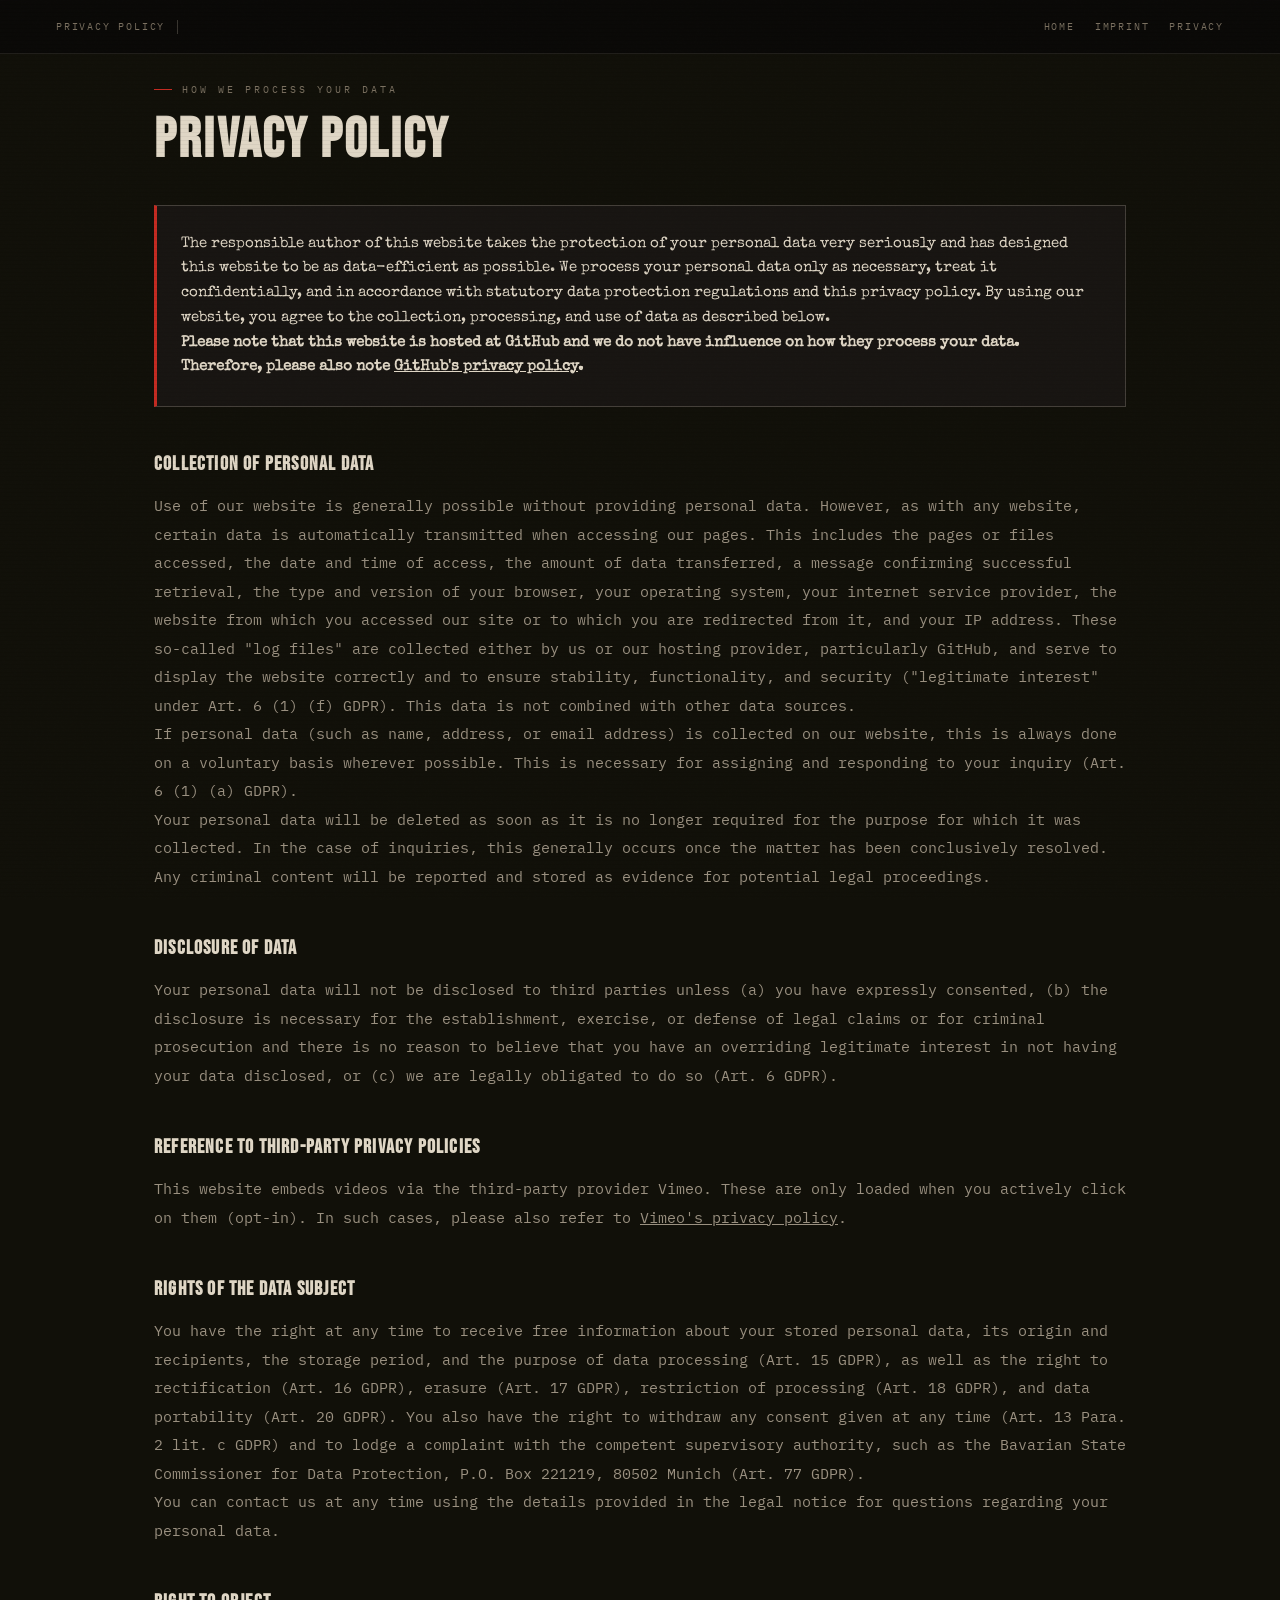
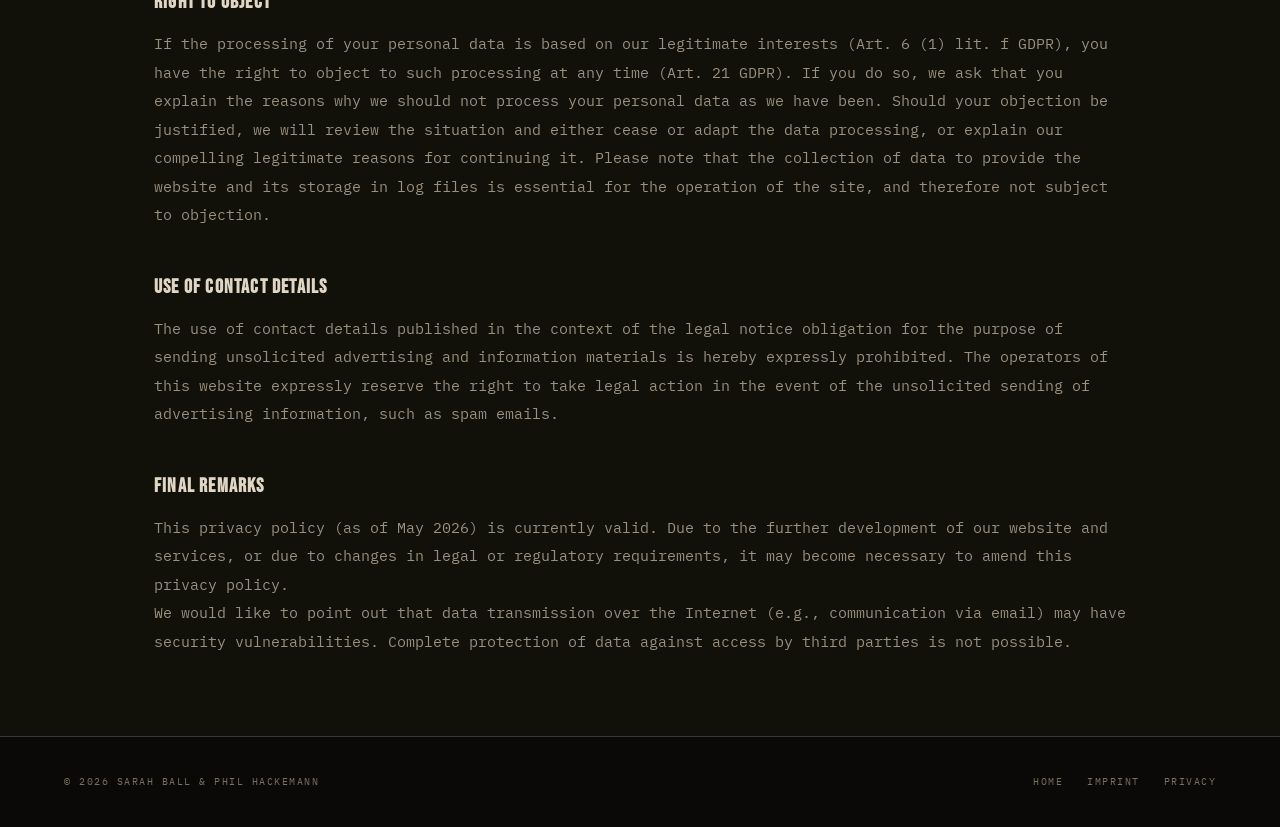
<file: privacy.html>
<!DOCTYPE html>
<html lang="en">
<head>
  <meta charset="UTF-8">
  <meta name="viewport" content="width=device-width, initial-scale=1.0">
  <title>Privacy Policy</title>
  <meta name="description" content="Privacy Policy for the ICML 2026 project site 'The Alignment Community Is Unintentionally Building a Censor's Toolkit'" />
  <meta name="robots" content="noindex,nofollow" />
  <link rel="apple-touch-icon" sizes="180x180" href="favicon/apple-touch-icon.png">
  <link rel="icon" type="image/png" sizes="32x32" href="favicon/favicon-32x32.png">
  <link rel="icon" type="image/png" sizes="16x16" href="favicon/favicon-16x16.png">
  <link rel="manifest" href="favicon/site.webmanifest">
  <link rel="stylesheet" href="icml.css">
</head>
<body>

<a class="skip-link" href="#main">Skip to main content</a>

<nav id="topnav" aria-label="Primary navigation">
  <div class="nav-left">
    <span>Privacy Policy</span>
    <span class="nav-sep"></span>
  </div>
  <div class="nav-right">
    <a href="index.html">Home</a>
    <a href="imprint.html">Imprint</a>
    <a href="privacy.html">Privacy</a>
  </div>
</nav>

<main id="main" tabindex="-1">

  <section style="background:var(--surface);border-top:1px solid var(--border);">
    <div class="wrap">
      <div class="label">How we process your data</div>
      <h2 class="sec-title">Privacy Policy</h2>
      <div class="thesis">
        <p>The responsible author of this website takes the protection of your personal data very seriously and has designed this website to be as data-efficient as possible. We process your personal data only as necessary, treat it confidentially, and in accordance with statutory data protection regulations and this privacy policy. By using our website, you agree to the collection, processing, and use of data as described below.</p>
        <p><b>Please note that this website is hosted at GitHub and we do not have influence on how they process your data. Therefore, please also note <a href="https://docs.github.com/en/site-policy/privacy-policies/github-general-privacy-statement" target="_blank" style="text-decoration: underline;">GitHub's privacy policy</a>.</b></p>
      </div>

      <h3 class="prop-t" style="margin-top:40px;">Collection of Personal Data</h3>
      <p class="abs-body">Use of our website is generally possible without providing personal data. However, as with any website, certain data is automatically transmitted when accessing our pages. This includes the pages or files accessed, the date and time of access, the amount of data transferred, a message confirming successful retrieval, the type and version of your browser, your operating system, your internet service provider, the website from which you accessed our site or to which you are redirected from it, and your IP address. These so-called "log files" are collected either by us or our hosting provider, particularly GitHub, and serve to display the website correctly and to ensure stability, functionality, and security ("legitimate interest" under <a href="https://dsgvo-gesetz.de/art-6-dsgvo/" target="_blank">Art. 6 (1) (f) GDPR</a>). This data is not combined with other data sources.</p>
      <p class="abs-body">If personal data (such as name, address, or email address) is collected on our website, this is always done on a voluntary basis wherever possible. This is necessary for assigning and responding to your inquiry (<a href="https://dsgvo-gesetz.de/art-6-dsgvo/" target="_blank">Art. 6 (1) (a) GDPR</a>).</p>
      <p class="abs-body">Your personal data will be deleted as soon as it is no longer required for the purpose for which it was collected. In the case of inquiries, this generally occurs once the matter has been conclusively resolved. Any criminal content will be reported and stored as evidence for potential legal proceedings.</p>
      
      <h3 class="prop-t" style="margin-top:40px;">Disclosure of Data</h3>
      <p class="abs-body">Your personal data will not be disclosed to third parties unless (a) you have expressly consented, (b) the disclosure is necessary for the establishment, exercise, or defense of legal claims or for criminal prosecution and there is no reason to believe that you have an overriding legitimate interest in not having your data disclosed, or (c) we are legally obligated to do so (<a href="https://dsgvo-gesetz.de/art-6-dsgvo/" target="_blank">Art. 6 GDPR</a>).</p>

      <h3 class="prop-t" style="margin-top:40px;">Reference to Third-Party Privacy Policies</h3>
      <p class="abs-body">This website embeds videos via the third-party provider Vimeo. These are only loaded when you actively click on them (opt-in). In such cases, please also refer to <a href="https://vimeo.com/privacy" target="_blank" style="text-decoration: underline;">Vimeo's privacy policy</a>.</p>

      <h3 class="prop-t" style="margin-top:40px;">Rights of the Data Subject</h3>
      <p class="abs-body">You have the right at any time to receive free information about your stored personal data, its origin and recipients, the storage period, and the purpose of data processing (<a href="https://dsgvo-gesetz.de/art-15-dsgvo/" target="_blank">Art. 15 GDPR</a>), as well as the right to rectification (<a href="https://dsgvo-gesetz.de/art-16-dsgvo/" target="_blank">Art. 16 GDPR</a>), erasure (<a href="https://dsgvo-gesetz.de/art-17-dsgvo/" target="_blank">Art. 17 GDPR</a>), restriction of processing (<a href="https://dsgvo-gesetz.de/art-18-dsgvo/" target="_blank">Art. 18 GDPR</a>), and data portability (<a href="https://dsgvo-gesetz.de/art-20-dsgvo/" target="_blank">Art. 20 GDPR</a>). You also have the right to withdraw any consent given at any time (<a href="https://dsgvo-gesetz.de/art-13-dsgvo/" target="_blank">Art. 13 Para. 2 lit. c GDPR</a>) and to lodge a complaint with the competent supervisory authority, such as the <a href="http://www.datenschutz-bayern.de" target="_blank">Bavarian State Commissioner for Data Protection</a>, P.O. Box 221219, 80502 Munich (<a href="https://dsgvo-gesetz.de/art-77-dsgvo/" target="_blank">Art. 77 GDPR</a>).</p>
      <p class="abs-body">You can contact us at any time using the details provided in the legal notice for questions regarding your personal data.</p>

      <h3 class="prop-t" style="margin-top:40px;">Right to Object</h3>
      <p class="abs-body">If the processing of your personal data is based on our legitimate interests (<a href="https://dsgvo-gesetz.de/art-6-dsgvo/" target="_blank">Art. 6 (1) lit. f GDPR</a>), you have the right to object to such processing at any time (<a href="https://dsgvo-gesetz.de/art-21-dsgvo/" target="_blank">Art. 21 GDPR</a>). If you do so, we ask that you explain the reasons why we should not process your personal data as we have been. Should your objection be justified, we will review the situation and either cease or adapt the data processing, or explain our compelling legitimate reasons for continuing it. Please note that the collection of data to provide the website and its storage in log files is essential for the operation of the site, and therefore not subject to objection.</p>

      <h3 class="prop-t" style="margin-top:40px;">Use of Contact Details</h3>
      <p class="abs-body">The use of contact details published in the context of the legal notice obligation for the purpose of sending unsolicited advertising and information materials is hereby expressly prohibited. The operators of this website expressly reserve the right to take legal action in the event of the unsolicited sending of advertising information, such as spam emails.</p>

      <h3 class="prop-t" style="margin-top:40px;">Final Remarks</h3>
      <p class="abs-body">This privacy policy (as of May 2026) is currently valid. Due to the further development of our website and services, or due to changes in legal or regulatory requirements, it may become necessary to amend this privacy policy.</p>
      <p class="abs-body">We would like to point out that data transmission over the Internet (e.g., communication via email) may have security vulnerabilities. Complete protection of data against access by third parties is not possible.</p>

  </section>
</main>

<footer aria-label="Site footer">
  <span>© 2026 Sarah Ball &amp; Phil Hackemann</span>
  <nav aria-label="Footer navigation">
    <a href="index.html">Home</a>
    <a href="imprint.html">Imprint</a>
    <a href="privacy.html">Privacy</a>
  </nav>
</footer>

</body>
</html>
</file>
<file: icml.css>
:root{
  --bg:#0b0908;--surface:#111009;--card:#181512;
  --text:#dfd6c5;--muted:#7a7060;--faint:#2e2a24;
  --red:#c42b22;--red-dim:#5a1510;--amber:#c07818;
  --green:#317991;--green-hi:#26becc;
  --border:rgba(223,214,197,0.10);--border-hi:rgba(223,214,197,0.22);
}
*,*::before,*::after{box-sizing:border-box;margin:0;padding:0;}
html{scroll-behavior:smooth;}
body{background:var(--bg);color:var(--text);font-family:'IBM Plex Mono',monospace;font-size:14px;line-height:1.75;overflow-x:hidden;}
/* Skip-link for keyboard and screen-reader users */
.skip-link{position:absolute;left:-999px;top:auto;width:1px;height:1px;overflow:hidden;}
.skip-link:focus{position:static;left:auto;width:auto;height:auto;padding:10px 14px;background:var(--text);color:var(--bg);z-index:10000;border-radius:4px;text-decoration:none;}
body::before{content:'';position:fixed;inset:0;pointer-events:none;z-index:900;
  background-image:url("data:image/svg+xml,%3Csvg xmlns='http://www.w3.org/2000/svg' width='300' height='300'%3E%3Cfilter id='n'%3E%3CfeTurbulence baseFrequency='0.85' numOctaves='4' stitchTiles='stitch'/%3E%3C/filter%3E%3Crect width='100%25' height='100%25' filter='url(%23n)' opacity='1'/%3E%3C/svg%3E");
  opacity:0.03;mix-blend-mode:overlay;}
body::after{content:'';position:fixed;inset:0;pointer-events:none;z-index:899;
  background:repeating-linear-gradient(0deg,transparent,transparent 3px,rgba(0,0,0,0.04) 3px,rgba(0,0,0,0.04) 4px);}
a{color:inherit;text-decoration:none;}

/* ─── FONTS ───────────────────────────────────────── */
/* bebas-neue-regular - latin */
@font-face {
  font-display: swap;
  font-family: 'Bebas Neue';
  font-style: normal;
  font-weight: 400;
  src: url('fonts/bebas-neue-v16-latin-regular.woff2') format('woff2'),
      url('fonts/bebas-neue-v16-latin-regular.ttf') format('truetype');
}
/* special-elite-regular - latin */
@font-face {
  font-display: swap;
  font-family: 'Special Elite';
  font-style: normal;
  font-weight: 400;
  src: url('fonts/special-elite-v20-latin-regular.woff2') format('woff2'),
      url('fonts/special-elite-v20-latin-regular.ttf') format('truetype');
}
/* ibm-plex-mono-300 - latin */
@font-face {
  font-display: swap;
  font-family: 'IBM Plex Mono';
  font-style: normal;
  font-weight: 300;
  src: url('fonts/ibm-plex-mono-v20-latin-300.woff2') format('woff2'),
      url('fonts/ibm-plex-mono-v20-latin-300.ttf') format('truetype');
}
/* ibm-plex-mono-300italic - latin */
@font-face {
  font-display: swap;
  font-family: 'IBM Plex Mono';
  font-style: italic;
  font-weight: 300;
  src: url('fonts/ibm-plex-mono-v20-latin-300italic.woff2') format('woff2'),
      url('fonts/ibm-plex-mono-v20-latin-300italic.ttf') format('truetype');
}
/* ibm-plex-mono-regular - latin */
@font-face {
  font-display: swap;
  font-family: 'IBM Plex Mono';
  font-style: normal;
  font-weight: 400;
  src: url('fonts/ibm-plex-mono-v20-latin-regular.woff2') format('woff2'),
      url('fonts/ibm-plex-mono-v20-latin-regular.ttf') format('truetype');
}
/* ibm-plex-mono-500 - latin */
@font-face {
  font-display: swap;
  font-family: 'IBM Plex Mono';
  font-style: normal;
  font-weight: 500;
  src: url('fonts/ibm-plex-mono-v20-latin-500.woff2') format('woff2'),
      url('fonts/ibm-plex-mono-v20-latin-500.ttf') format('truetype');
}

/* ─── LOADER ───────────────────────────────────────── */
#loader{position:fixed;inset:0;background:#000;z-index:9999;
  display:flex;flex-direction:column;justify-content:center;align-items:center;padding:48px 64px;gap:0;}
/* top artistic note */
#loader-note{font-size:10px;letter-spacing:0.25em;text-transform:uppercase;
  color:#332e28;margin-bottom:28px;border:1px solid #1e1c18;padding:5px 14px;
  align-self:flex-start;}
#loader-lines{width:100%;max-width:640px;font-family:'IBM Plex Mono',monospace;font-size:13px;color:#3a3428;line-height:2.05;}
.ll{opacity:0;transition:opacity 0.08s;}
.ll.show{opacity:1;}
.ll.warn{color:var(--red);}
.ll.bright{color:#cfc6b5;}
#loader-bar-wrap{width:100%;max-width:640px;margin-top:30px;border:1px solid #2a2820;height:3px;background:#0a0908;}
#loader-bar{height:100%;width:0%;background:var(--red);}
#loader-pct{font-size:10px;color:var(--muted);letter-spacing:0.3em;text-transform:uppercase;margin-top:10px;width:100%;max-width:640px;}
#loader-skip{margin-top:24px;font-size:10px;letter-spacing:0.2em;text-transform:uppercase;
  color:#2e2a24;cursor:pointer;border-bottom:1px solid #2e2a24;padding-bottom:1px;
  transition:color 0.2s,border-color 0.2s;align-self:flex-start;}
#loader-skip:hover{color:var(--muted);border-color:var(--muted);}

/* ─── NAV ──────────────────────────────────────────── */
#topnav{position:fixed;top:0;left:0;right:0;z-index:800;padding:0 56px;height:54px;
  display:flex;justify-content:space-between;align-items:center;
  background:rgba(11,9,8,0.9);backdrop-filter:blur(14px);
  border-bottom:1px solid var(--border);
  font-family:'IBM Plex Mono',monospace;font-size:10px;letter-spacing:0.18em;
  text-transform:uppercase;color:var(--muted);}
.nav-left{display:flex;align-items:center;gap:12px;flex-wrap:wrap;}
.nav-right{display:flex;align-items:center;gap:20px;}
.nav-right a{color:var(--muted);font-family:'IBM Plex Mono',monospace;font-size:10px;
  letter-spacing:0.18em;text-transform:uppercase;text-decoration:none;
  transition:color 0.2s;}
.nav-right a:hover{color:var(--text);}
.badge-spot{background:var(--red);color:#fff;font-family:'Bebas Neue',sans-serif;
  font-size:11px;letter-spacing:0.1em;padding:3px 9px;line-height:1;}
.badge-oral{background:#1a1200;color:var(--amber);border:1px solid #5a3a0a;
  font-size:10px;letter-spacing:0.1em;padding:3px 9px;line-height:1;}
.nav-sep{width:1px;height:14px;background:var(--border-hi);display:inline-block;}
.btn-nav{background:var(--red);color:#fff;border:1px solid var(--red);
  font-family:'IBM Plex Mono',monospace;font-size:10px;letter-spacing:0.15em;
  text-transform:uppercase;padding:6px 14px;cursor:pointer;
  transition:background 0.2s;}
.btn-nav:hover{background:#a32018;}

/* ─── HERO ─────────────────────────────────────────── */
#hero{min-height:100vh;padding:54px 64px 72px;
  display:flex;flex-direction:column;justify-content:flex-end;
  position:relative;border-bottom:1px solid var(--border-hi);overflow:hidden;}
.red-stripe{position:absolute;left:0;top:0;bottom:0;width:4px;background:var(--red);}
#hero-bg{position:absolute;right:-20px;top:50%;transform:translateY(-50%);
  font-family:'Bebas Neue',sans-serif;font-size:clamp(100px,19vw,250px);
  line-height:0.85;color:rgba(196,43,34,0.04);pointer-events:none;
  user-select:none;white-space:nowrap;letter-spacing:0.02em;}
#hero h1{font-family:'Bebas Neue',sans-serif;font-size:clamp(58px,9.5vw,132px);
  line-height:0.88;letter-spacing:0.025em;max-width:980px;margin-bottom:40px;
  opacity:0;animation:heroIn 0.9s 0.2s ease forwards;}
#hero h1 em{color:var(--red);font-style:normal;}
.tagline{font-family:'IBM Plex Mono',monospace;font-size:clamp(22px,2.9vw,34px);
  color:#b8ad9d;border-left:3px solid var(--amber);padding-left:20px;
  max-width:640px;margin-bottom:50px;line-height:1.5;
  opacity:0;animation:heroIn 0.9s 0.45s ease forwards;}
.hero-foot{display:flex;align-items:flex-end;gap:48px;flex-wrap:wrap;
  opacity:0;animation:heroIn 0.9s 0.7s ease forwards;}
.authors-mini{font-size:12px;color:#9a9080;}
.authors-mini strong{display:block;font-size:14px;color:var(--text);margin-bottom:2px;font-weight:400;}
.hero-ctas{display:flex;gap:14px;flex-wrap:wrap;}
@keyframes heroIn{from{opacity:0;transform:translateY(22px);}to{opacity:1;transform:none;}}
@keyframes fadeIn{from{opacity:0;}to{opacity:1;}}
.scroll-hint{position:absolute;bottom:28px;right:64px;font-size:10px;
  letter-spacing:0.25em;text-transform:uppercase;color:var(--faint);
  display:flex;flex-direction:column;align-items:center;gap:8px;
  opacity:0;animation:fadeIn 1s 1.4s ease forwards;}
.scroll-hint::after{content:'';display:block;width:1px;height:38px;
  background:linear-gradient(to bottom,var(--faint),transparent);
  animation:spulse 1.8s ease-in-out infinite;}
@keyframes spulse{0%,100%{opacity:0.3;}50%{opacity:1;}}

/* ─── BUTTONS ──────────────────────────────────────── */
.btn{display:inline-block;padding:11px 26px;font-family:'IBM Plex Mono',monospace;
  font-size:11px;letter-spacing:0.15em;text-transform:uppercase;cursor:pointer;
  border:1px solid;transition:background 0.2s,border-color 0.2s,transform 0.15s;}
.btn:hover{transform:translateY(-2px);}
.btn-red{background:var(--red);color:#fff;border-color:var(--red);}
.btn-red:hover{background:#a32018;border-color:#a32018;}
.btn-ghost{background:transparent;color:var(--text);border-color:var(--border-hi);}
.btn-ghost:hover{border-color:var(--text);}

/* ─── SCROLL REVEAL ────────────────────────────────── */
.rv{opacity:0;transform:translateY(26px);transition:opacity 0.75s ease,transform 0.75s ease;}
.rv.vis{opacity:1;transform:none;}
.rvl{opacity:0;transform:translateX(-28px);transition:opacity 0.75s ease,transform 0.75s ease;}
.rvl.vis{opacity:1;transform:none;}
.rvr{opacity:0;transform:translateX(28px);transition:opacity 0.75s ease,transform 0.75s ease;}
.rvr.vis{opacity:1;transform:none;}
.d1{transition-delay:0.10s;}.d2{transition-delay:0.22s;}.d3{transition-delay:0.36s;}.d4{transition-delay:0.50s;}

/* ─── SECTION UTILITIES ────────────────────────────── */
.wrap{max-width:1100px;margin:0 auto;padding:80px 64px;}
.label{display:flex;align-items:center;gap:10px;font-size:10px;letter-spacing:0.3em;
  text-transform:uppercase;color:var(--muted);margin-bottom:14px;}
.label::before{content:'';display:block;width:18px;height:1px;background:var(--red);}
.sec-title{font-family:'Bebas Neue',sans-serif;font-size:clamp(32px,4.5vw,56px);
  letter-spacing:0.04em;line-height:1;margin-bottom:36px;}
.tag{display:inline-block;padding:2px 7px;font-size:10px;letter-spacing:0.1em;
  text-transform:uppercase;border:1px solid;border-radius:0;}
.tag-r{color:var(--red);border-color:var(--red-dim);}
.tag-a{color:var(--amber);border-color:#5a3a0a;}
.tag-g{color:var(--green-hi);border-color:#317991;}

/* ─── COUNTER STRIP ────────────────────────────────── */
#counters{border-bottom:1px solid var(--border);padding:0 64px;}
.counters-row{display:flex;border-left:1px solid var(--border);}
.cnt{flex:1;padding:30px 26px;border-right:1px solid var(--border);}
.cnt-num{font-family:'Bebas Neue',sans-serif;font-size:clamp(32px,3.8vw,50px);
  color:var(--red);line-height:1;margin-bottom:6px;}
.cnt-lbl{font-size:11px;color:var(--muted);letter-spacing:0.09em;text-transform:uppercase;line-height:1.45;}

/* ─── PULL QUOTE ───────────────────────────────────── */
#quote{background:var(--bg);border-top:1px solid var(--border);
  border-bottom:1px solid var(--border);padding:80px 64px;position:relative;overflow:hidden;}
#quote::before{content:'"';position:absolute;left:-15px;top:-50px;
  font-family:'Bebas Neue',sans-serif;font-size:300px;color:rgba(196,43,34,0.04);
  line-height:1;pointer-events:none;user-select:none;}
#quote blockquote{font-family:'Special Elite',cursive;font-size:clamp(19px,3vw,29px);
  color:#8a8070;max-width:820px;margin:0 auto;line-height:1.55;text-align:center;}
#quote blockquote b{color:var(--text);font-weight:400;}

/* ─── VIDEO ────────────────────────────────────────── */
#video{padding:80px 40px;}
.vid-header{max-width:980px;margin:0 auto 30px;display:flex;justify-content:space-between;align-items:flex-end;flex-wrap:wrap;gap:16px;}
.vid-title{font-family:'Bebas Neue',sans-serif;font-size:clamp(28px,3.8vw,50px);letter-spacing:0.04em;line-height:1;}
.vid-desc{font-size:12px;color:var(--muted);max-width:340px;text-align:right;line-height:1.7;}
.vid-wrap{max-width:980px;margin:0 auto;position:relative;}
.vid-wrap::before{content:'';position:absolute;inset:-18px;border:1px solid var(--border);pointer-events:none;}
.vid-wrap::after{content:'';position:absolute;inset:-36px;border:1px solid rgba(196,43,34,0.07);pointer-events:none;}
.vid-frame{position:relative;aspect-ratio:16/9;background:#000;border:1px solid var(--border-hi);overflow:hidden;}
.vid-frame::after{content:'';position:absolute;inset:0;pointer-events:none;
  background:repeating-linear-gradient(0deg,transparent,transparent 2px,rgba(0,0,0,0.055) 2px,rgba(0,0,0,0.055) 4px);}
.vid-frame iframe{position:absolute;inset:0;width:100%;height:100%;display:block;border:none;}
.vid-placeholder{
  position:absolute;inset:0;display:flex;flex-direction:column;align-items:center;justify-content:center;gap:18px;background:#050403;color:var(--muted);font-size:12px;letter-spacing:0.2em;text-transform:uppercase;cursor:pointer;z-index:2;overflow:hidden;}
.vid-placeholder:focus-visible{outline:2px solid var(--red);outline-offset:-4px;}
.play-ring{width:72px;height:72px;border:1px solid rgba(255,255,255,0.18);border-radius:50%;display:flex;align-items:center;justify-content:center;transition:border-color 0.3s,background 0.3s;background:rgba(0,0,0,0.25);}
.play-ring:hover{border-color:rgba(255,255,255,0.9);background:rgba(255,255,255,0.05);}
.play-ring svg{fill:#fff;margin-left:0;}
.vid-thumb{position:absolute;inset:0;width:100%;height:100%;object-fit:cover;display:block;z-index:0;}
.vid-overlay{position:absolute;inset:0;background:linear-gradient(rgba(0,0,0,0.28),rgba(0,0,0,0.32));z-index:1;pointer-events:none;}
.vid-placeholder > :not(.vid-thumb){position:relative;z-index:2;color:#fff;text-shadow:0 2px 6px rgba(0,0,0,0.6);}
.vid-placeholder span{color:#fff;text-shadow:0 2px 6px rgba(0,0,0,0.6);}
.vid-cap{text-align:center;margin-top:30px;font-size:11px;color:var(--muted);letter-spacing:0.1em;max-width:980px;margin-left:auto;margin-right:auto;}
.vid-placeholder-noscript{
  position:absolute;inset:0;display:flex;flex-direction:column;align-items:center;justify-content:center;gap:18px;background:#050403;color:var(--muted);font-size:12px;letter-spacing:0.2em;text-transform:uppercase;z-index:2;overflow:hidden;}
.vid-placeholder-noscript img{position:absolute;inset:0;width:100%;height:100%;object-fit:cover;display:block;z-index:0;}
.vid-placeholder-noscript::after{content:'';position:absolute;inset:0;background:linear-gradient(rgba(0,0,0,0.28),rgba(0,0,0,0.32));z-index:1;pointer-events:none;}
.vid-placeholder-noscript > :not(img){position:relative;z-index:2;color:#fff;text-shadow:0 2px 6px rgba(0,0,0,0.6);}
.vid-placeholder-noscript a{color:inherit;text-decoration:none;display:flex;flex-direction:column;align-items:center;justify-content:center;gap:18px;color:#fff;}

/* ─── OVERVIEW ─────────────────────────────────────── */
.ov-grid{display:grid;grid-template-columns:1fr 1fr;gap:64px;align-items:start;}
.abs-body{font-size:15px;line-height:1.9;color:#9a9080;}
.abs-body b{color:var(--text);font-weight:400;}
.thesis{border:1px solid var(--border-hi);padding:26px 24px;border-left:3px solid var(--red);background:var(--card);margin-bottom:20px;}
.thesis p{font-family:'Special Elite',cursive;font-size:15px;color:var(--text);line-height:1.65;}

/* ─── CLAIMS ───────────────────────────────────────── */
.claims-grid{display:grid;grid-template-columns:repeat(3,1fr);gap:1px;
  background:var(--border);border:1px solid var(--border);margin-top:40px;}
.claim{background:var(--card);padding:36px 28px;position:relative;}
.claim::before{content:'';position:absolute;top:0;left:0;right:0;height:2px;}
.claim:nth-child(1)::before{background:var(--red);}
.claim:nth-child(2)::before{background:var(--amber);}
.claim:nth-child(3)::before{background:var(--green);}
.claim-n{font-family:'Bebas Neue',sans-serif;font-size:72px;line-height:1;color:var(--faint);margin-bottom:14px;}
.claim-t{font-family:'Bebas Neue',sans-serif;font-size:22px;letter-spacing:0.04em;color:var(--text);margin-bottom:10px;}
.claim-b{font-size:13px;color:#857a6a;line-height:1.65;}

/* ─── FRAMEWORK ────────────────────────────────────── */
.fw-table{width:100%;border-collapse:collapse;margin-top:32px;font-size:12px;}
.fw-table th{text-align:left;padding:14px 16px;background:var(--card);
  border:1px solid var(--border);font-family:'Bebas Neue',sans-serif;
  font-size:18px;letter-spacing:0.06em;color:var(--text);font-weight:400;}
.fw-table th:first-child{font-family:'IBM Plex Mono',monospace;font-size:10px;
  letter-spacing:0.18em;text-transform:uppercase;color:var(--muted);width:140px;}
.fw-table td{padding:13px 16px;border:1px solid var(--border);background:var(--surface);
  color:#857a6a;vertical-align:top;line-height:1.55;}
.fw-table td:first-child{font-size:10px;letter-spacing:0.16em;text-transform:uppercase;color:var(--text);}
.fw-table tr:hover td{background:var(--card);}

/* ─── EVIDENCE ─────────────────────────────────────── */
.ev-grid{display:grid;grid-template-columns:repeat(3,1fr);gap:1px;
  background:var(--border);border:1px solid var(--border);margin-top:36px;}
.ev-card{background:var(--card);padding:0;position:relative;overflow:hidden;}
.ev-card-head{padding:18px 24px;border-bottom:1px solid var(--border);
  display:flex;align-items:flex-start;justify-content:space-between;gap:12px;}
.ev-region{font-family:'Bebas Neue',sans-serif;font-size:26px;letter-spacing:0.04em;
  color:var(--text);line-height:1;}
.ev-method-tags{display:flex;gap:6px;flex-wrap:wrap;padding-top:4px;}
.ev-card-body{padding:20px 24px;font-size:13px;color:#857a6a;line-height:1.65;}
.ev-card-body b{color:var(--text);font-weight:400;}
.ev-accent{position:absolute;left:0;top:0;bottom:0;width:3px;}
.ev-card:nth-child(1) .ev-accent,.ev-card:nth-child(2) .ev-accent{background:var(--red);}
.ev-card:nth-child(3) .ev-accent{background:var(--amber);}
.ev-card:nth-child(4) .ev-accent{background:var(--muted);}

/* ─── ICML MEETUP ──────────────────────────────────── */
#meetup{border-top:1px solid var(--border);}
.meetup-grid{display:grid;grid-template-columns:1fr 1fr;gap:1px;
  background:var(--border);border:1px solid var(--border);margin-top:36px;}
.meetup-card{background:var(--card);padding:30px 28px;position:relative;}
.meetup-card::before{content:'';position:absolute;top:0;left:0;right:0;height:2px;}
.meetup-card:nth-child(1)::before{background:var(--red);}
.meetup-card:nth-child(2)::before{background:var(--amber);}
.meetup-type{font-size:10px;letter-spacing:0.25em;text-transform:uppercase;
  color:var(--muted);margin-bottom:10px;}
.meetup-title{font-family:'Bebas Neue',sans-serif;font-size:26px;letter-spacing:0.04em;
  color:var(--text);margin-bottom:14px;line-height:1;}
.meetup-detail{display:flex;flex-direction:column;gap:8px;}
.meetup-row{display:flex;gap:12px;font-size:12px;color:#857a6a;align-items:baseline;}
.meetup-row span:first-child{font-size:10px;letter-spacing:0.15em;text-transform:uppercase;
  color:var(--muted);min-width:60px;}
.meetup-row span:last-child{color:var(--text);}

/* ─── PROPOSALS ────────────────────────────────────── */
.prop-grid{display:grid;grid-template-columns:repeat(3,1fr);gap:28px;margin-top:40px;}
.prop{border-top:2px solid;padding-top:20px;}
.prop:nth-child(1){border-color:var(--red);}
.prop:nth-child(2){border-color:var(--amber);}
.prop:nth-child(3){border-color:var(--green);}
.prop-t{font-family:'Bebas Neue',sans-serif;font-size:20px;letter-spacing:0.06em;color:var(--text);margin-bottom:10px;}
.prop-b{font-size:13px;color:#857a6a;line-height:1.65;}

/* ─── AUTHORS ──────────────────────────────────────── */
.authors-grid{display:grid;grid-template-columns:1fr 1fr;gap:1px;
  background:var(--border);border:1px solid var(--border);margin-top:40px;}
.author-card{background:var(--card);padding:32px;display:grid;
  grid-template-columns:100px 1fr;gap:24px;align-items:start;}
.author-photo{width:100px;height:100px;background:var(--surface);
  border:1px solid var(--border-hi);overflow:hidden;flex-shrink:0;position:relative;}
.author-photo img{width:100%;height:100%;object-fit:cover;filter:grayscale(1) contrast(1.1);}
/* fallback SVG portrait */
.author-photo svg{position:absolute;inset:0;width:100%;height:100%;}
/* .author-info{} */
.author-name{font-family:'Bebas Neue',sans-serif;font-size:26px;color:var(--text);
  margin-bottom:2px;font-weight:400;line-height:1.1;}
.author-role{font-size:10px;letter-spacing:0.18em;text-transform:uppercase;
  color:var(--red);margin-bottom:12px;}
.author-bio{font-size:12px;color:#857a6a;line-height:1.65;margin-bottom:14px;}
.author-links{display:flex;gap:10px;flex-wrap:wrap;}
.alink{display:flex;align-items:center;gap:5px;font-size:10px;letter-spacing:0.1em;
  text-transform:uppercase;color:var(--muted);border:1px solid var(--faint);
  padding:4px 8px;transition:color 0.2s,border-color 0.2s;}
.alink:hover{color:var(--text);border-color:var(--border-hi);}
.alink svg{width:11px;height:11px;fill:currentColor;flex-shrink:0;}

/* ─── CITATION ─────────────────────────────────────── */
.cit-block{background:var(--card);border:1px solid var(--border);border-left:3px solid var(--red);
  padding:22px 26px;margin-top:28px;font-size:12px;color:#857a6a;line-height:1.7;
  white-space:pre-wrap;letter-spacing:0.03em;}

/* ─── FOOTER ───────────────────────────────────────── */
footer{border-top:1px solid var(--border-hi);padding:36px 64px;
  display:flex;justify-content:space-between;align-items:center;
  font-size:10px;letter-spacing:0.15em;text-transform:uppercase;
  color:var(--muted);flex-wrap:wrap;gap:16px;}
footer a{color:var(--muted);transition:color 0.2s;}
footer a:hover{color:var(--text);}
footer nav{display:flex;gap:24px;}

/* ─── DUAL-USE DEMO ────────────────────────────────── */
#dualuse-demo {
  padding: 30px 40px 10px 40px;
}
.demo-wrapper {
  position: relative;
  max-width: 560px;
  margin: 0 auto;
}
.demo-good {
  background: #e8e3d8;
  color: #0b0908;
  border: 1px solid #d4c9ba;
  box-sizing: border-box;
  position: relative;
  z-index: 1;
  width: 100%;
  height: 100%;
}
.demo-bad {
  background: var(--bg);
  color: var(--text);
  border: 1px solid var(--border);
  box-sizing: border-box;
  position: absolute;
  inset: 0;
  z-index: 2;
  clip-path: polygon(0% 0%, 100% 0%, 100% 0%, 0% 0%);
  animation: demoWipeMask linear both;
  animation-timeline: view(50% 50%);
  animation-range: entry 0% cover 75%;
}
.demo-state {
  padding: 0;
  border-radius: 12px;
  overflow: hidden;
  box-shadow: 0 8px 24px rgba(0, 0, 0, 0.15);
  height: 100%;
}
.demo-window {
  display: flex;
  flex-direction: column;
  height: 100%;
  min-height: 280px;
}
.demo-header {
  background: inherit;
  border-bottom: 1px solid currentColor;
  border-bottom-color: rgba(0, 0, 0, 0.1);
  padding: 16px 20px;
  display: flex;
  justify-content: space-between;
  align-items: center;
  gap: 12px;
}
.demo-good .demo-header {
  background: #d9cfc2;
  border-bottom-color: #c7bdb0;
}
.demo-bad .demo-header {
  background: #1a1712;
  border-bottom-color: var(--border);
}
.demo-header-left {
  display: flex;
  flex-direction: column;
  gap: 4px;
}
.demo-title {
  font-family: 'Bebas Neue', sans-serif;
  font-size: 14px;
  letter-spacing: 0.08em;
  text-transform: uppercase;
  font-weight: 600;
}
.demo-status {
  font-size: 11px;
  letter-spacing: 0.1em;
  opacity: 0.6;
}
.demo-badge {
  font-size: 12px;
  font-weight: 600;
  padding: 4px 10px;
  border-radius: 4px;
  letter-spacing: 0.05em;
  text-transform: uppercase;
}
.demo-badge-good {
  background: rgba(49, 121, 145, 0.15);
  color: #1a5f77;
}
.demo-bad .demo-badge-bad {
  background: rgba(196, 43, 34, 0.2);
  color: #ff6b5b;
}
.demo-chat {
  flex: 1;
  padding: 20px 20px 12px 20px;
  display: flex;
  flex-direction: column;
  gap: 16px;
  overflow-y: auto;
  scrollbar-gutter: stable;
}
.demo-good .demo-chat {
  background: #faf8f5;
}
.demo-bad .demo-chat {
  background: var(--surface);
}
.demo-message {
  display: flex;
  gap: 8px;
  align-items: flex-end;
}
.user-message {
  justify-content: flex-end;
}
.user-message .demo-text {
  background: rgba(0, 0, 0, 0.08);
  border-radius: 12px 12px 4px 12px;
  padding: 12px 14px;
  max-width: 85%;
}
.demo-good .user-message .demo-text {
  background: #e0d5c7;
  color: #0b0908;
}
.demo-bad .user-message .demo-text {
  background: var(--card);
  color: var(--text);
}
.ai-message {
  justify-content: flex-start;
}
.ai-message .demo-text {
  background: rgba(0, 0, 0, 0.04);
  border-radius: 4px 12px 12px 12px;
  padding: 12px 14px;
  max-width: 85%;
  font-size: 13px;
  line-height: 1.5;
}
.demo-good .ai-message .demo-text {
  background: #fff;
  color: #0b0908;
  border: 1px solid #d4c9ba;
}
.demo-bad .ai-message .demo-text {
  background: rgba(223, 214, 197, 0.1);
  color: var(--text);
  border: 1px solid var(--border);
}
.demo-good .demo-footer {
  background: #d9cfc2;
  border-top-color: #c7bdb0;
}
.demo-bad .demo-footer {
  background: #1a1712;
  border-top-color: var(--border);
}

/* Animations */
@keyframes demoWipeMask {
  0% {
    clip-path: polygon(0% 0%, 100% 0%, 100% 0%, 0% 0%);
  }
  100% {
    clip-path: polygon(0% 0%, 100% 0%, 100% 100%, 0% 100%);
  }
}

/* ─── RESPONSIVE ───────────────────────────────────── */
@media (max-width: 900px) {
  #dualuse-demo {
    padding: 25px 24px;
  }
  
  .demo-wrapper {
    max-width: 100%;
  }
  
  .demo-window {
    min-height: 260px;
  }
  
  .user-message .demo-text,
  .ai-message .demo-text {
    max-width: 90%;
  }
}

@media (max-width: 600px) {
  #dualuse-demo {
    padding: 20px 16px;
  }  
  .demo-wrapper {
    /* On mobile: disable animation, just show static view */
    animation: none;
    position: relative;
  }  
  .demo-bad {
    /* Show only the "misused" state on mobile */
    animation: none;
    clip-path: polygon(0% 0%, 100% 0%, 100% 100%, 0% 100%);
    position: relative;
    inset: auto;
  }  
  .demo-good {
    /* Hide the good state on mobile */
    display: none;
  }  
  .demo-window {
    min-height: 240px;
  }  
  .demo-header {
    padding: 12px 16px;
  }  
  .demo-chat {
    padding: 16px;
    gap: 12px;
  }  
  .demo-footer {
    padding: 10px 16px;
    font-size: 11px;
  }  
  .demo-message .demo-text {
    font-size: 13px;
    padding: 10px 12px;
  }
}

@media(max-width:900px){
  #hero,footer,#quote,#counters{padding-left:24px;padding-right:24px;}
  #topnav{padding:0 20px;}
  .wrap{padding:60px 24px;}
  #video{padding:60px 16px;}
  .vid-header{padding:0 8px;}
  .ov-grid,.claims-grid,.meetup-grid,.prop-grid,.authors-grid,.ev-grid{grid-template-columns:1fr;}
  .hero-foot{flex-direction:column;gap:24px;}
  footer{flex-direction:column;text-align:center;}
  footer nav{justify-content:center;}
  .counters-row{flex-wrap:wrap;}
  .cnt{flex:1 1 50%;}
  .vid-desc{text-align:left;}
  .scroll-hint{right:24px;}
  .nav-right a.hide-sm{display:none;}
  .author-card{grid-template-columns:1fr;}
}
</file>
